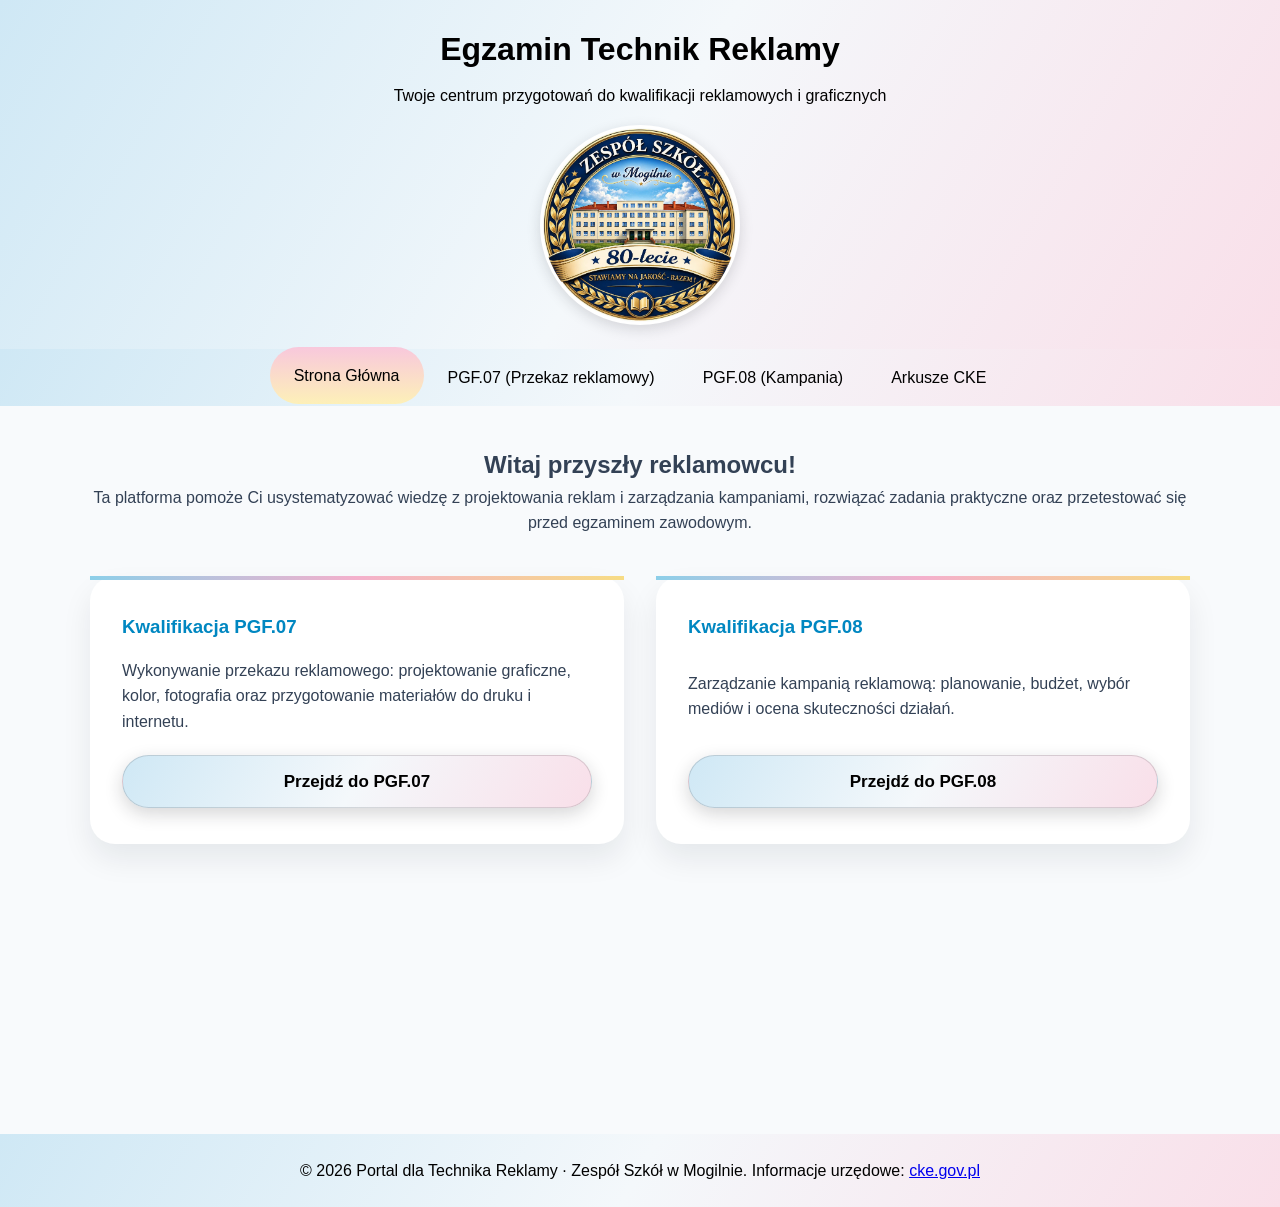
<file: index.html>
<!DOCTYPE html>
<html lang="pl">

<head>
    <meta charset="UTF-8">
    <meta name="viewport" content="width=device-width, initial-scale=1.0">
    <title>Główna – Technik Reklamy | ZS Mogilno</title>
    <link rel="stylesheet" href="css/style.css">
</head>

<body>
    <header>
        <div class="container">
            <h1>Egzamin Technik Reklamy</h1>
            <p>Twoje centrum przygotowań do kwalifikacji reklamowych i graficznych</p>
            <div class="logo" role="img" aria-label="Logo ZS Mogilno">ZS<img src="img/logo.png" alt=""
                    onerror="this.remove()"></div>
        </div>
    </header>
    <nav>
        <ul>
            <li><a href="index.html" class="active">Strona Główna</a></li>
            <li><a href="pgf07.html">PGF.07 (Przekaz reklamowy)</a></li>
            <li><a href="pgf08.html">PGF.08 (Kampania)</a></li>
            <li><a href="arkusze.html">Arkusze CKE</a></li>
        </ul>
    </nav>
    <main class="container">
        <section class="hero">
            <h2>Witaj przyszły reklamowcu!</h2>
            <p>Ta platforma pomoże Ci usystematyzować wiedzę z projektowania reklam i zarządzania kampaniami, rozwiązać
                zadania praktyczne oraz przetestować się przed egzaminem zawodowym.</p>
        </section>
        <section class="cards">
            <div class="card">
                <h3>Kwalifikacja PGF.07</h3>
                <p>Wykonywanie przekazu reklamowego: projektowanie graficzne, kolor, fotografia oraz przygotowanie
                    materiałów do druku i internetu.</p><a href="pgf07.html" class="btn">Przejdź do PGF.07</a>
            </div>
            <div class="card">
                <h3>Kwalifikacja PGF.08</h3>
                <p>Zarządzanie kampanią reklamową: planowanie, budżet, wybór mediów i ocena skuteczności działań.</p><a
                    href="pgf08.html" class="btn">Przejdź do PGF.08</a>
            </div>
        </section>
    </main>
    <footer>
        <p>&copy; 2026 Portal dla Technika Reklamy · Zespół Szkół w Mogilnie. Informacje urzędowe: <a
                href="https://cke.gov.pl" rel="noopener">cke.gov.pl</a></p>
    </footer>
    <script src="js/main.js"></script>
</body>

</html>
</file>
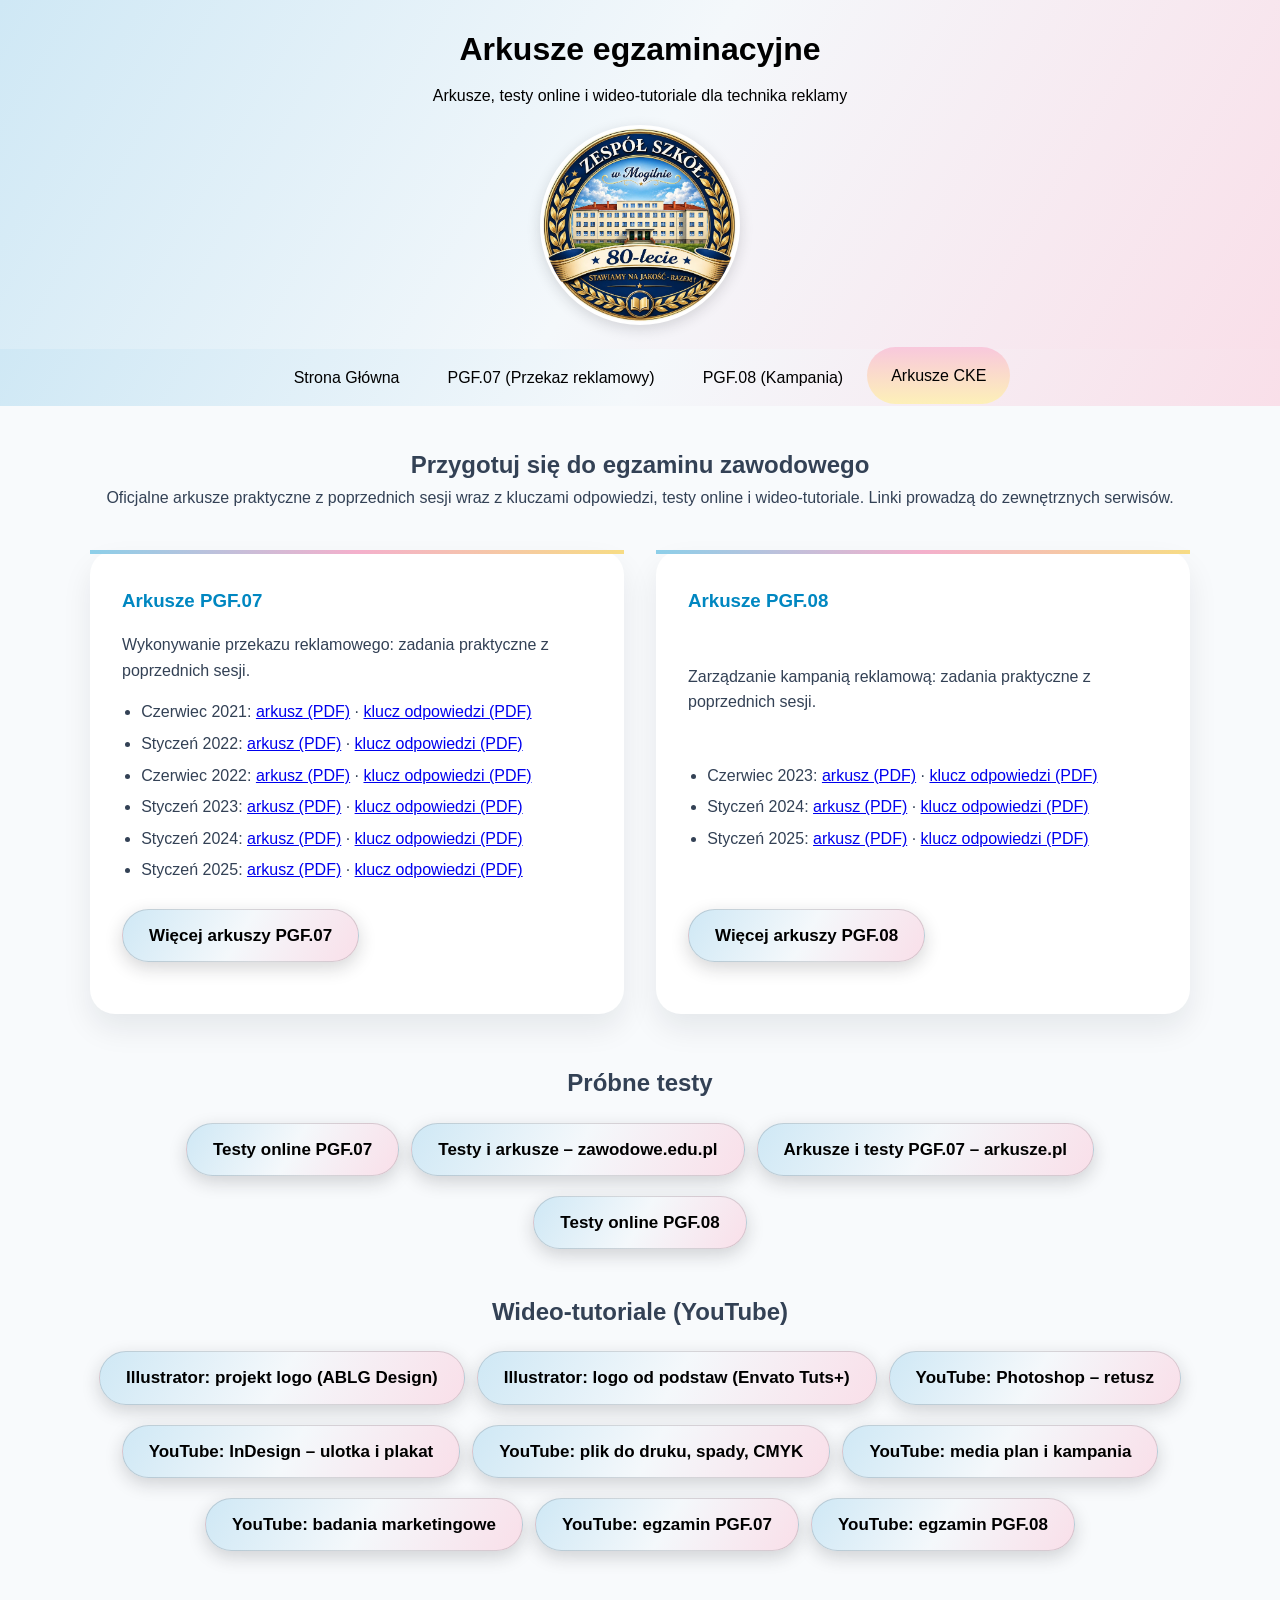
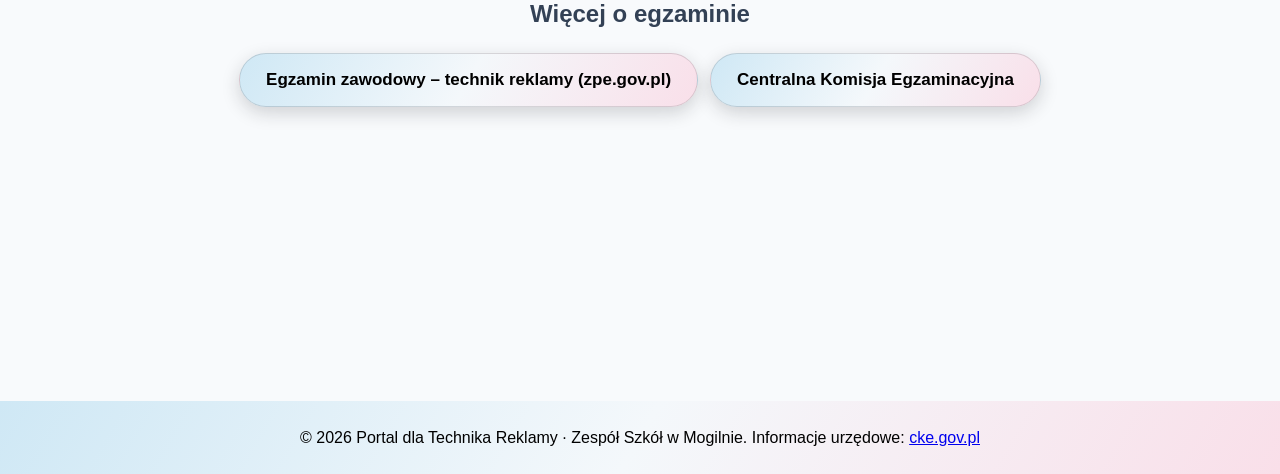
<file: arkusze.html>
<!DOCTYPE html>
<html lang="pl">

<head>
    <meta charset="UTF-8">
    <meta name="viewport" content="width=device-width, initial-scale=1.0">
    <title>Arkusze – Technik Reklamy | ZS Mogilno</title>
    <link rel="stylesheet" href="css/style.css">
</head>

<body>
    <header>
        <div class="container">
            <h1>Arkusze egzaminacyjne</h1>
            <p>Arkusze, testy online i wideo-tutoriale dla technika reklamy</p>
            <div class="logo" role="img" aria-label="Logo ZS Mogilno">ZS<img src="img/logo.png" alt=""
                    onerror="this.remove()"></div>
        </div>
    </header>
    <nav>
        <ul>
            <li><a href="index.html">Strona Główna</a></li>
            <li><a href="pgf07.html">PGF.07 (Przekaz reklamowy)</a></li>
            <li><a href="pgf08.html">PGF.08 (Kampania)</a></li>
            <li><a href="arkusze.html" class="active">Arkusze CKE</a></li>
        </ul>
    </nav>
    <main class="container">
<section class="hero"><h2>Przygotuj się do egzaminu zawodowego</h2><p>Oficjalne arkusze praktyczne z poprzednich sesji wraz z kluczami odpowiedzi, testy online i wideo-tutoriale. Linki prowadzą do zewnętrznych serwisów.</p></section>
<section class="cards">
<div class="card"><h3>Arkusze PGF.07</h3><p>Wykonywanie przekazu reklamowego: zadania praktyczne z poprzednich sesji.</p><ul><li>Czerwiec 2021: <a href="https://zawodowe.edu.pl/arkusz-praktyczny/pgf07-2021-czerwiec-01/arkusz.pdf" class="lnk" target="_blank" rel="noopener">arkusz (PDF)</a> · <a href="https://zawodowe.edu.pl/arkusz-praktyczny/pgf07-2021-czerwiec-01/klucz-odpowiedzi.pdf" class="lnk" target="_blank" rel="noopener">klucz odpowiedzi (PDF)</a></li><li>Styczeń 2022: <a href="https://zawodowe.edu.pl/arkusz-praktyczny/pgf07-2022-styczen-01/arkusz.pdf" class="lnk" target="_blank" rel="noopener">arkusz (PDF)</a> · <a href="https://zawodowe.edu.pl/arkusz-praktyczny/pgf07-2022-styczen-01/klucz-odpowiedzi.pdf" class="lnk" target="_blank" rel="noopener">klucz odpowiedzi (PDF)</a></li><li>Czerwiec 2022: <a href="https://zawodowe.edu.pl/arkusz-praktyczny/pgf07-2022-czerwiec-01/arkusz.pdf" class="lnk" target="_blank" rel="noopener">arkusz (PDF)</a> · <a href="https://zawodowe.edu.pl/arkusz-praktyczny/pgf07-2022-czerwiec-01/klucz-odpowiedzi.pdf" class="lnk" target="_blank" rel="noopener">klucz odpowiedzi (PDF)</a></li><li>Styczeń 2023: <a href="https://zawodowe.edu.pl/arkusz-praktyczny/pgf07-2023-styczen-01/arkusz.pdf" class="lnk" target="_blank" rel="noopener">arkusz (PDF)</a> · <a href="https://zawodowe.edu.pl/arkusz-praktyczny/pgf07-2023-styczen-01/klucz-odpowiedzi.pdf" class="lnk" target="_blank" rel="noopener">klucz odpowiedzi (PDF)</a></li><li>Styczeń 2024: <a href="https://zawodowe.edu.pl/arkusz-praktyczny/pgf07-2024-styczen-01/arkusz.pdf" class="lnk" target="_blank" rel="noopener">arkusz (PDF)</a> · <a href="https://zawodowe.edu.pl/arkusz-praktyczny/pgf07-2024-styczen-01/klucz-odpowiedzi.pdf" class="lnk" target="_blank" rel="noopener">klucz odpowiedzi (PDF)</a></li><li>Styczeń 2025: <a href="https://zawodowe.edu.pl/arkusz-praktyczny/pgf07-2025-styczen-01/arkusz.pdf" class="lnk" target="_blank" rel="noopener">arkusz (PDF)</a> · <a href="https://zawodowe.edu.pl/arkusz-praktyczny/pgf07-2025-styczen-01/klucz-odpowiedzi.pdf" class="lnk" target="_blank" rel="noopener">klucz odpowiedzi (PDF)</a></li></ul><p><a href="https://arkusze.pl/egzamin-zawodowy-kwalifikacja-pgf-07/" class="btn" target="_blank" rel="noopener">Więcej arkuszy PGF.07</a></p></div>
<div class="card"><h3>Arkusze PGF.08</h3><p>Zarządzanie kampanią reklamową: zadania praktyczne z poprzednich sesji.</p><ul><li>Czerwiec 2023: <a href="https://zawodowe.edu.pl/arkusz-praktyczny/pgf08-2023-czerwiec-01/arkusz.pdf" class="lnk" target="_blank" rel="noopener">arkusz (PDF)</a> · <a href="https://zawodowe.edu.pl/arkusz-praktyczny/pgf08-2023-czerwiec-01/klucz-odpowiedzi.pdf" class="lnk" target="_blank" rel="noopener">klucz odpowiedzi (PDF)</a></li><li>Styczeń 2024: <a href="https://zawodowe.edu.pl/arkusz-praktyczny/pgf08-2024-styczen-01/arkusz.pdf" class="lnk" target="_blank" rel="noopener">arkusz (PDF)</a> · <a href="https://zawodowe.edu.pl/arkusz-praktyczny/pgf08-2024-styczen-01/klucz-odpowiedzi.pdf" class="lnk" target="_blank" rel="noopener">klucz odpowiedzi (PDF)</a></li><li>Styczeń 2025: <a href="https://zawodowe.edu.pl/arkusz-praktyczny/pgf08-2025-styczen-01/arkusz.pdf" class="lnk" target="_blank" rel="noopener">arkusz (PDF)</a> · <a href="https://zawodowe.edu.pl/arkusz-praktyczny/pgf08-2025-styczen-01/klucz-odpowiedzi.pdf" class="lnk" target="_blank" rel="noopener">klucz odpowiedzi (PDF)</a></li></ul><p><a href="https://arkusze.pl/egzamin-zawodowy-kwalifikacja-pgf-08/" class="btn" target="_blank" rel="noopener">Więcej arkuszy PGF.08</a></p></div>
</section>
<section class="extras">
<h2>Próbne testy</h2>
<div class="links"><a href="https://www.testy.egzaminzawodowy.info/kwalifikacja-pgf7" class="btn" target="_blank" rel="noopener">Testy online PGF.07</a><a href="https://zawodowe.edu.pl" class="btn" target="_blank" rel="noopener">Testy i arkusze – zawodowe.edu.pl</a><a href="https://arkusze.pl/egzamin-zawodowy-kwalifikacja-pgf-07/" class="btn" target="_blank" rel="noopener">Arkusze i testy PGF.07 – arkusze.pl</a><a href="https://www.testy.egzaminzawodowy.info/kwalifikacja-pgf8" class="btn" target="_blank" rel="noopener">Testy online PGF.08</a></div>
<h2>Wideo-tutoriale (YouTube)</h2>
<div class="links"><a href="https://youtu.be/iNaFWoWM54s" class="btn" target="_blank" rel="noopener">Illustrator: projekt logo (ABLG Design)</a><a href="https://www.youtube.com/watch?v=YycxaAK2MZ4" class="btn" target="_blank" rel="noopener">Illustrator: logo od podstaw (Envato Tuts+)</a><a href="https://www.youtube.com/results?search_query=Photoshop+retusz+zdj%C4%99%C4%87+poradnik+po+polsku" class="btn" target="_blank" rel="noopener">YouTube: Photoshop – retusz</a><a href="https://www.youtube.com/results?search_query=InDesign+ulotka+plakat+poradnik+po+polsku" class="btn" target="_blank" rel="noopener">YouTube: InDesign – ulotka i plakat</a><a href="https://www.youtube.com/results?search_query=przygotowanie+pliku+do+druku+spady+CMYK+PDF+poradnik" class="btn" target="_blank" rel="noopener">YouTube: plik do druku, spady, CMYK</a><a href="https://www.youtube.com/results?search_query=media+plan+kampania+reklamowa+poradnik" class="btn" target="_blank" rel="noopener">YouTube: media plan i kampania</a><a href="https://www.youtube.com/results?search_query=badania+marketingowe+ankieta+poradnik" class="btn" target="_blank" rel="noopener">YouTube: badania marketingowe</a><a href="https://www.youtube.com/results?search_query=technik+reklamy+egzamin+praktyczny+PGF.07" class="btn" target="_blank" rel="noopener">YouTube: egzamin PGF.07</a><a href="https://www.youtube.com/results?search_query=technik+reklamy+egzamin+praktyczny+PGF.08" class="btn" target="_blank" rel="noopener">YouTube: egzamin PGF.08</a></div>
<h2>Więcej o egzaminie</h2>
<div class="links"><a href="https://zpe.gov.pl/a/egzamin-zawodowy/DkArsNLsd" class="btn" target="_blank" rel="noopener">Egzamin zawodowy – technik reklamy (zpe.gov.pl)</a><a href="https://cke.gov.pl" class="btn" target="_blank" rel="noopener">Centralna Komisja Egzaminacyjna</a></div>
</section>
</main>
    <footer>
        <p>&copy; 2026 Portal dla Technika Reklamy · Zespół Szkół w Mogilnie. Informacje urzędowe: <a
                href="https://cke.gov.pl" rel="noopener">cke.gov.pl</a></p>
    </footer>
    <script src="js/main.js"></script>
</body>

</html>
</file>
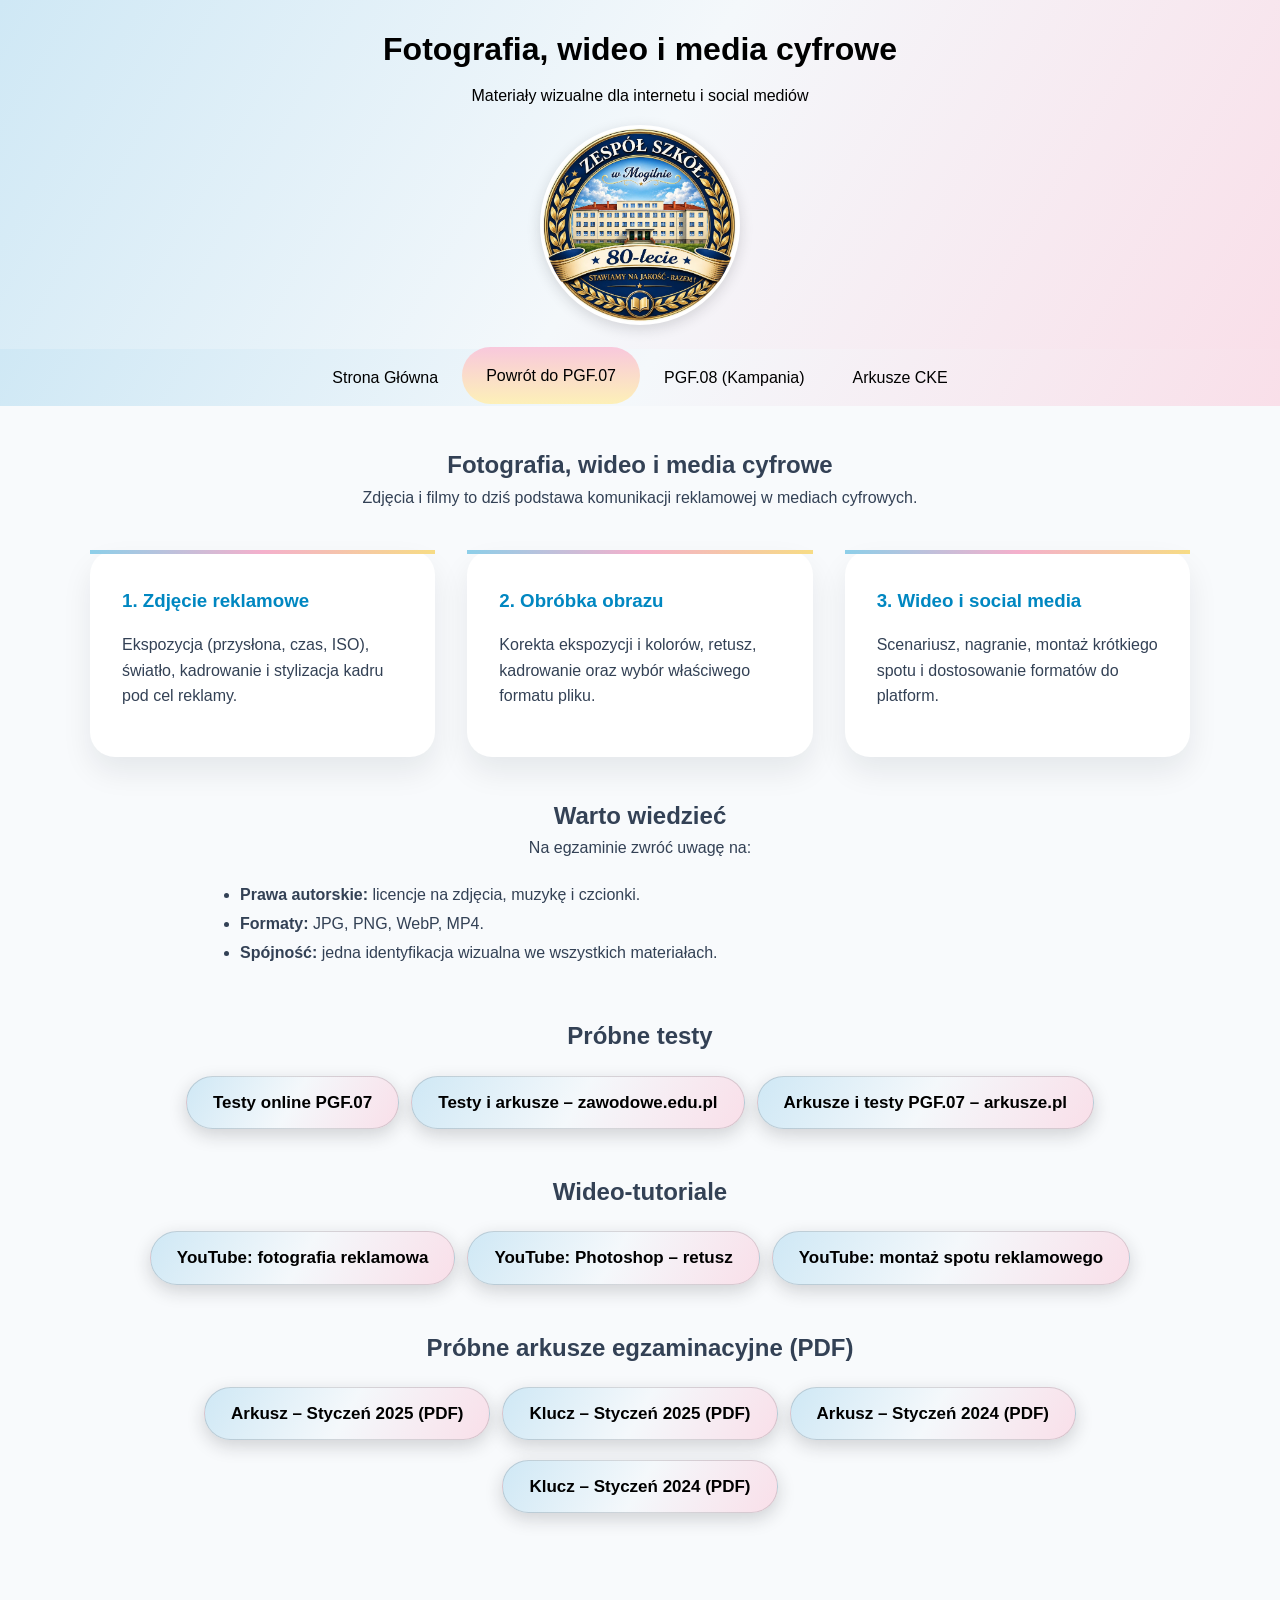
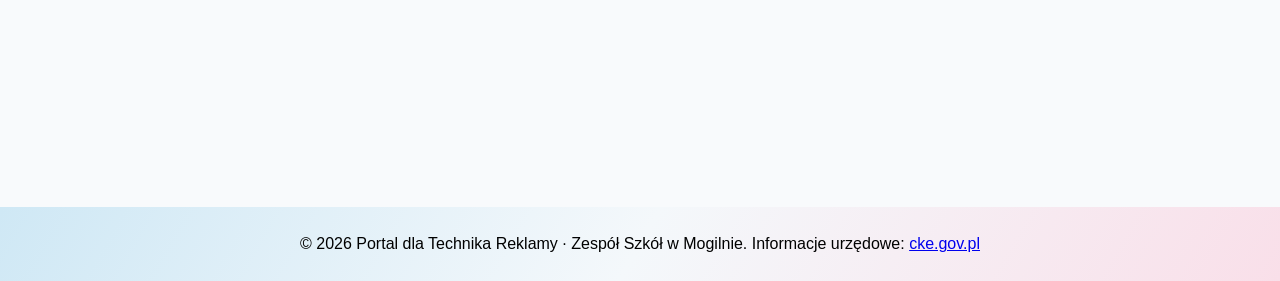
<file: pgf07-foto.html>
<!DOCTYPE html>
<html lang="pl"><head><meta charset="UTF-8"><meta name="viewport" content="width=device-width, initial-scale=1.0"><title>Fotografia, wideo i media cyfrowe – Technik Reklamy | ZS Mogilno</title><link rel="stylesheet" href="css/style.css"></head>
<body><header><div class="container"><h1>Fotografia, wideo i media cyfrowe</h1><p>Materiały wizualne dla internetu i social mediów</p><div class="logo" role="img" aria-label="Logo ZS Mogilno">ZS<img src="img/logo.png" alt="" onerror="this.remove()"></div></div></header>
<nav><ul><li><a href="index.html">Strona Główna</a></li><li><a href="pgf07.html" class="active">Powrót do PGF.07</a></li><li><a href="pgf08.html">PGF.08 (Kampania)</a></li><li><a href="arkusze.html">Arkusze CKE</a></li></ul></nav>
<main class="container"><section class="hero"><h2>Fotografia, wideo i media cyfrowe</h2><p>Zdjęcia i filmy to dziś podstawa komunikacji reklamowej w mediach cyfrowych.</p></section><section class="cards"><div class="card"><h3>1. Zdjęcie reklamowe</h3><p>Ekspozycja (przysłona, czas, ISO), światło, kadrowanie i stylizacja kadru pod cel reklamy.</p></div><div class="card"><h3>2. Obróbka obrazu</h3><p>Korekta ekspozycji i kolorów, retusz, kadrowanie oraz wybór właściwego formatu pliku.</p></div><div class="card"><h3>3. Wideo i social media</h3><p>Scenariusz, nagranie, montaż krótkiego spotu i dostosowanie formatów do platform.</p></div></section><section class="hero alt"><h2>Warto wiedzieć</h2><p>Na egzaminie zwróć uwagę na:</p><ul><li><strong>Prawa autorskie:</strong> licencje na zdjęcia, muzykę i czcionki.</li><li><strong>Formaty:</strong> JPG, PNG, WebP, MP4.</li><li><strong>Spójność:</strong> jedna identyfikacja wizualna we wszystkich materiałach.</li></ul></section><section class="extras">
<h2>Próbne testy</h2>
<div class="links"><a href="https://www.testy.egzaminzawodowy.info/kwalifikacja-pgf7" class="btn" target="_blank" rel="noopener">Testy online PGF.07</a><a href="https://zawodowe.edu.pl" class="btn" target="_blank" rel="noopener">Testy i arkusze – zawodowe.edu.pl</a><a href="https://arkusze.pl/egzamin-zawodowy-kwalifikacja-pgf-07/" class="btn" target="_blank" rel="noopener">Arkusze i testy PGF.07 – arkusze.pl</a></div>
<h2>Wideo-tutoriale</h2>
<div class="links"><a href="https://www.youtube.com/results?search_query=fotografia+reklamowa+poradnik+po+polsku" class="btn" target="_blank" rel="noopener">YouTube: fotografia reklamowa</a><a href="https://www.youtube.com/results?search_query=Photoshop+retusz+zdj%C4%99%C4%87+poradnik+po+polsku" class="btn" target="_blank" rel="noopener">YouTube: Photoshop – retusz</a><a href="https://www.youtube.com/results?search_query=monta%C5%BC+wideo+reklama+poradnik+po+polsku" class="btn" target="_blank" rel="noopener">YouTube: montaż spotu reklamowego</a></div>
<h2>Próbne arkusze egzaminacyjne (PDF)</h2>
<div class="links"><a href="https://zawodowe.edu.pl/arkusz-praktyczny/pgf07-2025-styczen-01/arkusz.pdf" class="btn" target="_blank" rel="noopener">Arkusz – Styczeń 2025 (PDF)</a><a href="https://zawodowe.edu.pl/arkusz-praktyczny/pgf07-2025-styczen-01/klucz-odpowiedzi.pdf" class="btn" target="_blank" rel="noopener">Klucz – Styczeń 2025 (PDF)</a><a href="https://zawodowe.edu.pl/arkusz-praktyczny/pgf07-2024-styczen-01/arkusz.pdf" class="btn" target="_blank" rel="noopener">Arkusz – Styczeń 2024 (PDF)</a><a href="https://zawodowe.edu.pl/arkusz-praktyczny/pgf07-2024-styczen-01/klucz-odpowiedzi.pdf" class="btn" target="_blank" rel="noopener">Klucz – Styczeń 2024 (PDF)</a></div>
</section></main>
<footer><p>&copy; 2026 Portal dla Technika Reklamy · Zespół Szkół w Mogilnie. Informacje urzędowe: <a href="https://cke.gov.pl" rel="noopener">cke.gov.pl</a></p></footer>
<script src="js/main.js"></script></body></html>
</file>
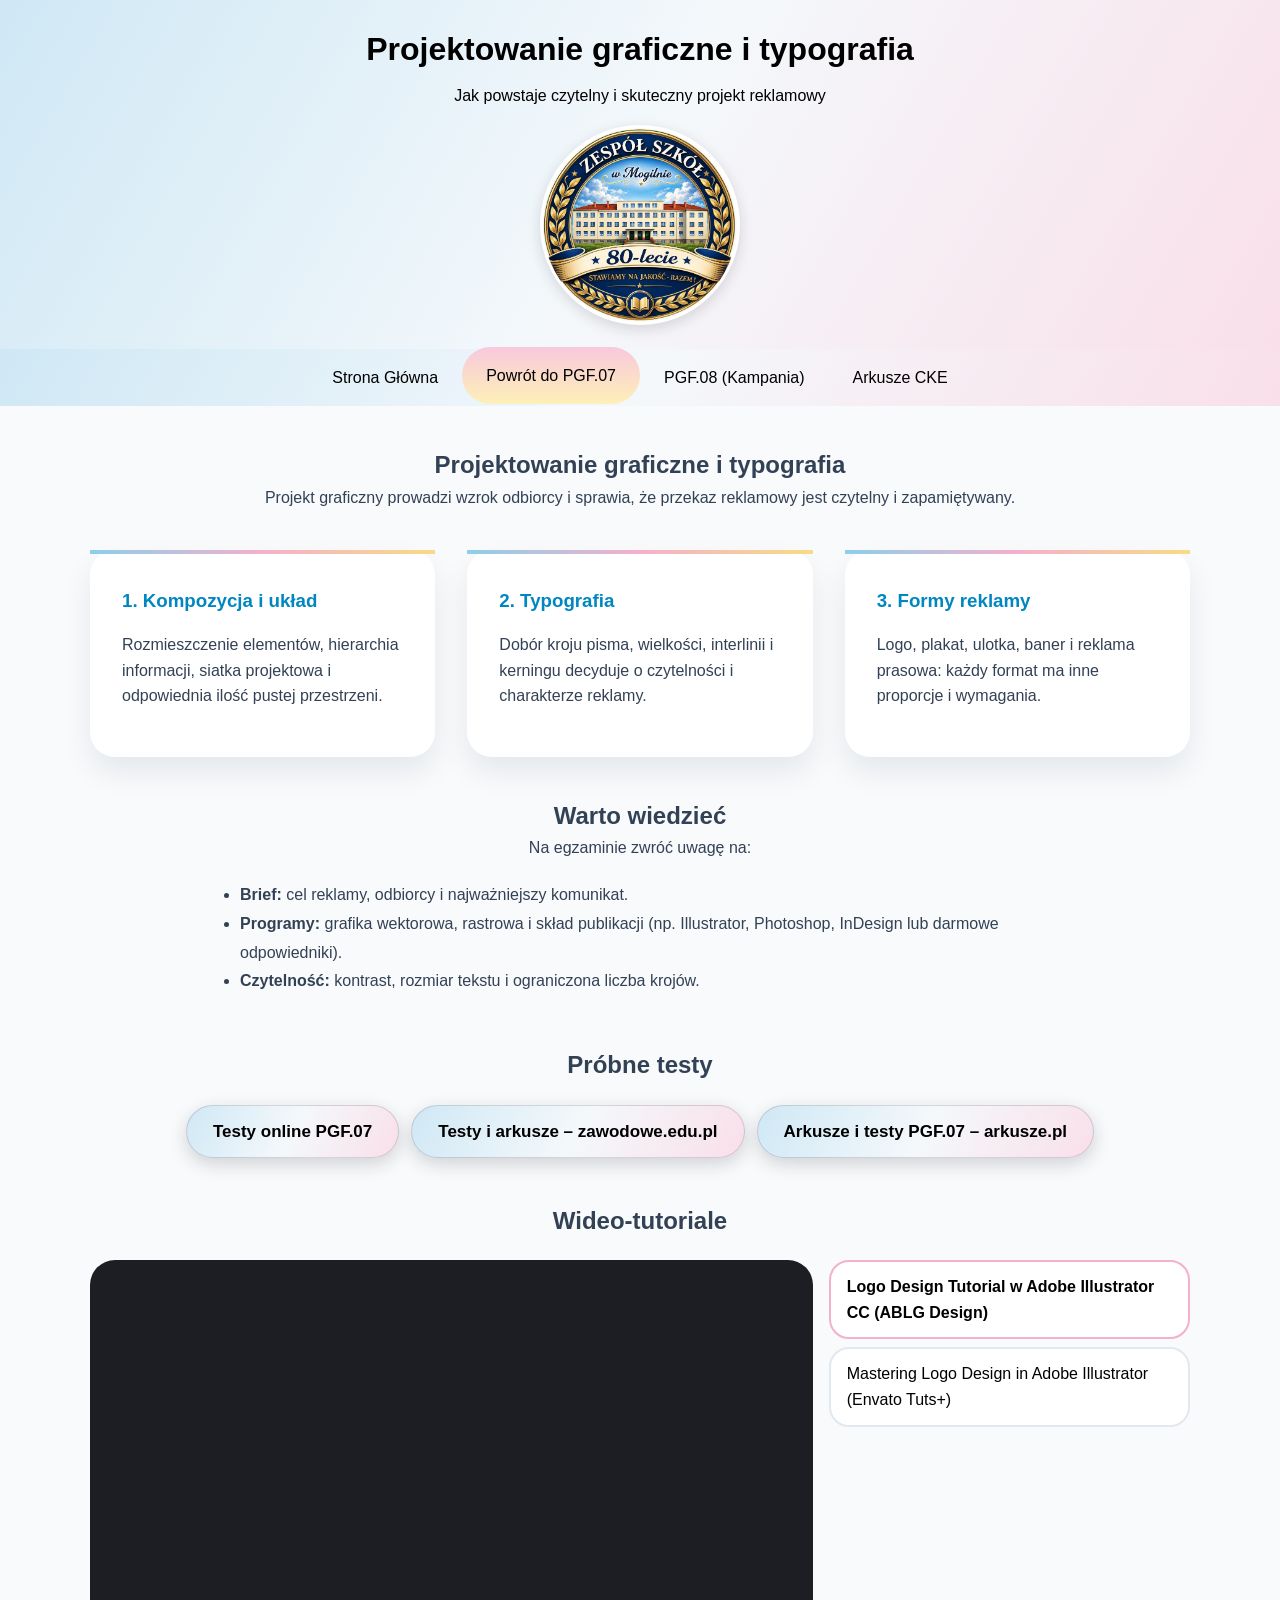
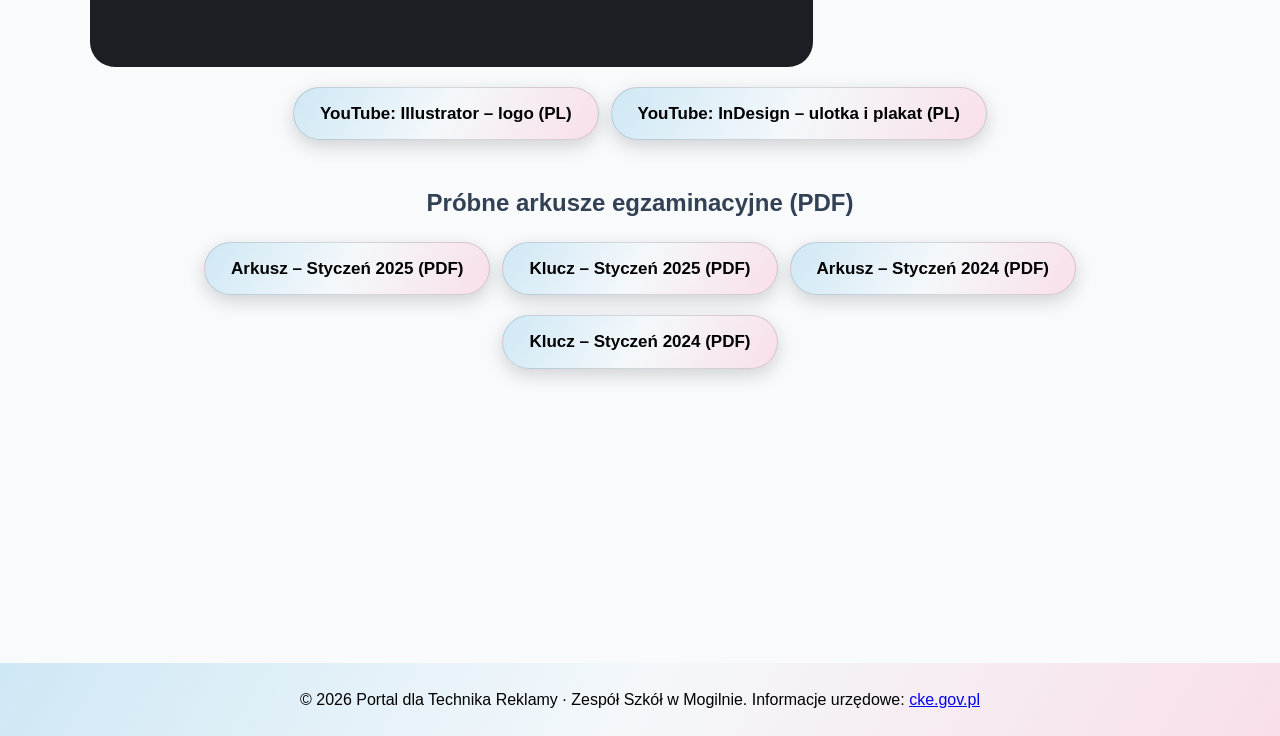
<file: pgf07-grafika.html>
<!DOCTYPE html>
<html lang="pl"><head><meta charset="UTF-8"><meta name="viewport" content="width=device-width, initial-scale=1.0"><title>Projektowanie graficzne i typografia – Technik Reklamy | ZS Mogilno</title><link rel="stylesheet" href="css/style.css"></head>
<body><header><div class="container"><h1>Projektowanie graficzne i typografia</h1><p>Jak powstaje czytelny i skuteczny projekt reklamowy</p><div class="logo" role="img" aria-label="Logo ZS Mogilno">ZS<img src="img/logo.png" alt="" onerror="this.remove()"></div></div></header>
<nav><ul><li><a href="index.html">Strona Główna</a></li><li><a href="pgf07.html" class="active">Powrót do PGF.07</a></li><li><a href="pgf08.html">PGF.08 (Kampania)</a></li><li><a href="arkusze.html">Arkusze CKE</a></li></ul></nav>
<main class="container"><section class="hero"><h2>Projektowanie graficzne i typografia</h2><p>Projekt graficzny prowadzi wzrok odbiorcy i sprawia, że przekaz reklamowy jest czytelny i zapamiętywany.</p></section><section class="cards"><div class="card"><h3>1. Kompozycja i układ</h3><p>Rozmieszczenie elementów, hierarchia informacji, siatka projektowa i odpowiednia ilość pustej przestrzeni.</p></div><div class="card"><h3>2. Typografia</h3><p>Dobór kroju pisma, wielkości, interlinii i kerningu decyduje o czytelności i charakterze reklamy.</p></div><div class="card"><h3>3. Formy reklamy</h3><p>Logo, plakat, ulotka, baner i reklama prasowa: każdy format ma inne proporcje i wymagania.</p></div></section><section class="hero alt"><h2>Warto wiedzieć</h2><p>Na egzaminie zwróć uwagę na:</p><ul><li><strong>Brief:</strong> cel reklamy, odbiorcy i najważniejszy komunikat.</li><li><strong>Programy:</strong> grafika wektorowa, rastrowa i skład publikacji (np. Illustrator, Photoshop, InDesign lub darmowe odpowiedniki).</li><li><strong>Czytelność:</strong> kontrast, rozmiar tekstu i ograniczona liczba krojów.</li></ul></section><section class="extras">
<h2>Próbne testy</h2>
<div class="links"><a href="https://www.testy.egzaminzawodowy.info/kwalifikacja-pgf7" class="btn" target="_blank" rel="noopener">Testy online PGF.07</a><a href="https://zawodowe.edu.pl" class="btn" target="_blank" rel="noopener">Testy i arkusze – zawodowe.edu.pl</a><a href="https://arkusze.pl/egzamin-zawodowy-kwalifikacja-pgf-07/" class="btn" target="_blank" rel="noopener">Arkusze i testy PGF.07 – arkusze.pl</a></div>
<h2>Wideo-tutoriale</h2>
<div class="player"><div class="frame"><iframe allowfullscreen loading="lazy"></iframe></div><div class="pl"><button type="button" aria-pressed="false" data-id="iNaFWoWM54s">Logo Design Tutorial w Adobe Illustrator CC (ABLG Design)</button><button type="button" aria-pressed="false" data-id="YycxaAK2MZ4">Mastering Logo Design in Adobe Illustrator (Envato Tuts+)</button></div></div><div class="links"><a href="https://www.youtube.com/results?search_query=Illustrator+logo+poradnik+po+polsku" class="btn" target="_blank" rel="noopener">YouTube: Illustrator – logo (PL)</a><a href="https://www.youtube.com/results?search_query=InDesign+ulotka+plakat+poradnik+po+polsku" class="btn" target="_blank" rel="noopener">YouTube: InDesign – ulotka i plakat (PL)</a></div>
<h2>Próbne arkusze egzaminacyjne (PDF)</h2>
<div class="links"><a href="https://zawodowe.edu.pl/arkusz-praktyczny/pgf07-2025-styczen-01/arkusz.pdf" class="btn" target="_blank" rel="noopener">Arkusz – Styczeń 2025 (PDF)</a><a href="https://zawodowe.edu.pl/arkusz-praktyczny/pgf07-2025-styczen-01/klucz-odpowiedzi.pdf" class="btn" target="_blank" rel="noopener">Klucz – Styczeń 2025 (PDF)</a><a href="https://zawodowe.edu.pl/arkusz-praktyczny/pgf07-2024-styczen-01/arkusz.pdf" class="btn" target="_blank" rel="noopener">Arkusz – Styczeń 2024 (PDF)</a><a href="https://zawodowe.edu.pl/arkusz-praktyczny/pgf07-2024-styczen-01/klucz-odpowiedzi.pdf" class="btn" target="_blank" rel="noopener">Klucz – Styczeń 2024 (PDF)</a></div>
</section></main>
<footer><p>&copy; 2026 Portal dla Technika Reklamy · Zespół Szkół w Mogilnie. Informacje urzędowe: <a href="https://cke.gov.pl" rel="noopener">cke.gov.pl</a></p></footer>
<script src="js/main.js"></script></body></html>
</file>
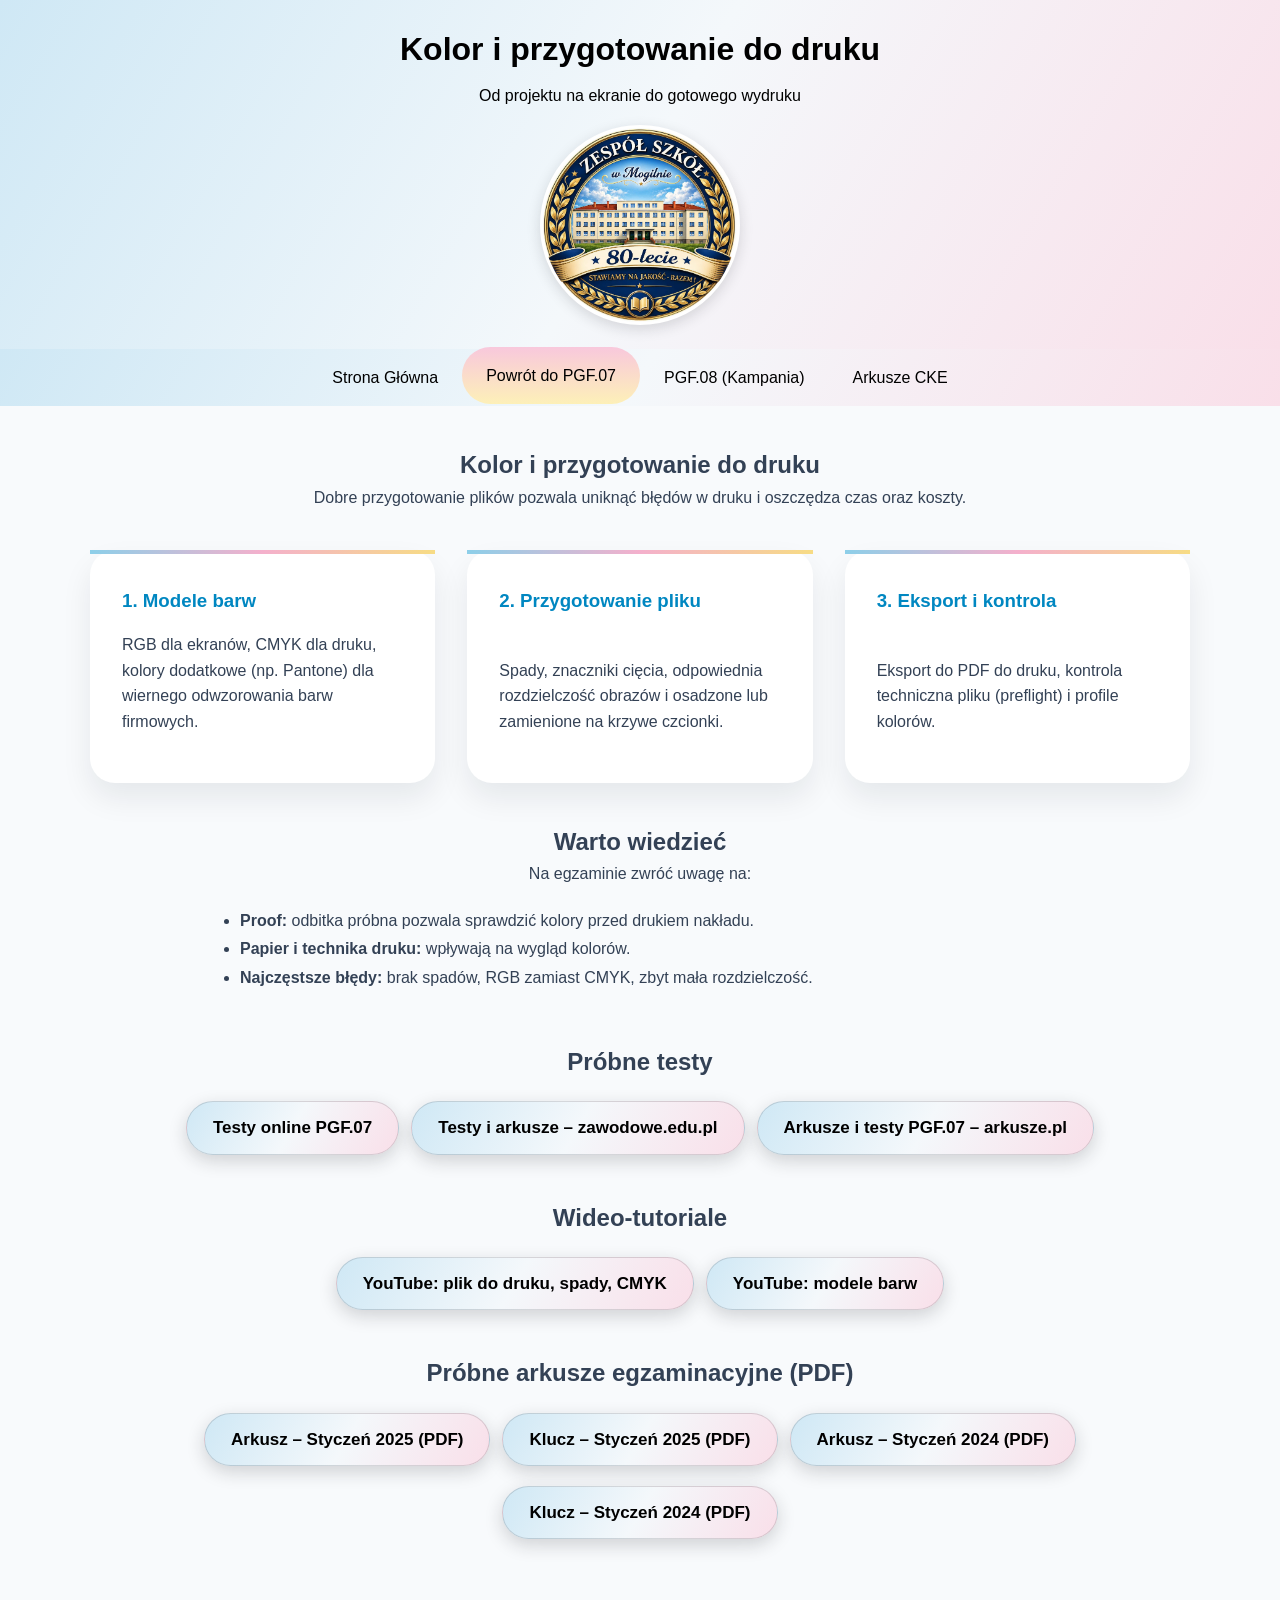
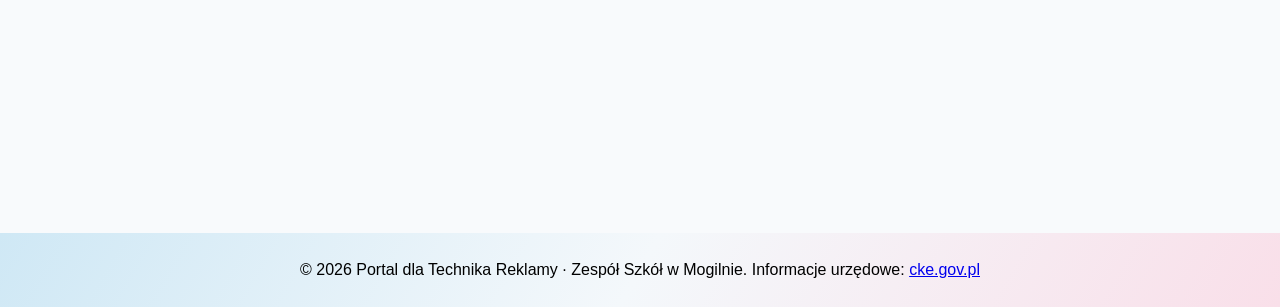
<file: pgf07-kolor.html>
<!DOCTYPE html>
<html lang="pl"><head><meta charset="UTF-8"><meta name="viewport" content="width=device-width, initial-scale=1.0"><title>Kolor i przygotowanie do druku – Technik Reklamy | ZS Mogilno</title><link rel="stylesheet" href="css/style.css"></head>
<body><header><div class="container"><h1>Kolor i przygotowanie do druku</h1><p>Od projektu na ekranie do gotowego wydruku</p><div class="logo" role="img" aria-label="Logo ZS Mogilno">ZS<img src="img/logo.png" alt="" onerror="this.remove()"></div></div></header>
<nav><ul><li><a href="index.html">Strona Główna</a></li><li><a href="pgf07.html" class="active">Powrót do PGF.07</a></li><li><a href="pgf08.html">PGF.08 (Kampania)</a></li><li><a href="arkusze.html">Arkusze CKE</a></li></ul></nav>
<main class="container"><section class="hero"><h2>Kolor i przygotowanie do druku</h2><p>Dobre przygotowanie plików pozwala uniknąć błędów w druku i oszczędza czas oraz koszty.</p></section><section class="cards"><div class="card"><h3>1. Modele barw</h3><p>RGB dla ekranów, CMYK dla druku, kolory dodatkowe (np. Pantone) dla wiernego odwzorowania barw firmowych.</p></div><div class="card"><h3>2. Przygotowanie pliku</h3><p>Spady, znaczniki cięcia, odpowiednia rozdzielczość obrazów i osadzone lub zamienione na krzywe czcionki.</p></div><div class="card"><h3>3. Eksport i kontrola</h3><p>Eksport do PDF do druku, kontrola techniczna pliku (preflight) i profile kolorów.</p></div></section><section class="hero alt"><h2>Warto wiedzieć</h2><p>Na egzaminie zwróć uwagę na:</p><ul><li><strong>Proof:</strong> odbitka próbna pozwala sprawdzić kolory przed drukiem nakładu.</li><li><strong>Papier i technika druku:</strong> wpływają na wygląd kolorów.</li><li><strong>Najczęstsze błędy:</strong> brak spadów, RGB zamiast CMYK, zbyt mała rozdzielczość.</li></ul></section><section class="extras">
<h2>Próbne testy</h2>
<div class="links"><a href="https://www.testy.egzaminzawodowy.info/kwalifikacja-pgf7" class="btn" target="_blank" rel="noopener">Testy online PGF.07</a><a href="https://zawodowe.edu.pl" class="btn" target="_blank" rel="noopener">Testy i arkusze – zawodowe.edu.pl</a><a href="https://arkusze.pl/egzamin-zawodowy-kwalifikacja-pgf-07/" class="btn" target="_blank" rel="noopener">Arkusze i testy PGF.07 – arkusze.pl</a></div>
<h2>Wideo-tutoriale</h2>
<div class="links"><a href="https://www.youtube.com/results?search_query=przygotowanie+pliku+do+druku+spady+CMYK+PDF+poradnik" class="btn" target="_blank" rel="noopener">YouTube: plik do druku, spady, CMYK</a><a href="https://www.youtube.com/results?search_query=Pantone+CMYK+RGB+r%C3%B3%C5%BCnice+poradnik+po+polsku" class="btn" target="_blank" rel="noopener">YouTube: modele barw</a></div>
<h2>Próbne arkusze egzaminacyjne (PDF)</h2>
<div class="links"><a href="https://zawodowe.edu.pl/arkusz-praktyczny/pgf07-2025-styczen-01/arkusz.pdf" class="btn" target="_blank" rel="noopener">Arkusz – Styczeń 2025 (PDF)</a><a href="https://zawodowe.edu.pl/arkusz-praktyczny/pgf07-2025-styczen-01/klucz-odpowiedzi.pdf" class="btn" target="_blank" rel="noopener">Klucz – Styczeń 2025 (PDF)</a><a href="https://zawodowe.edu.pl/arkusz-praktyczny/pgf07-2024-styczen-01/arkusz.pdf" class="btn" target="_blank" rel="noopener">Arkusz – Styczeń 2024 (PDF)</a><a href="https://zawodowe.edu.pl/arkusz-praktyczny/pgf07-2024-styczen-01/klucz-odpowiedzi.pdf" class="btn" target="_blank" rel="noopener">Klucz – Styczeń 2024 (PDF)</a></div>
</section></main>
<footer><p>&copy; 2026 Portal dla Technika Reklamy · Zespół Szkół w Mogilnie. Informacje urzędowe: <a href="https://cke.gov.pl" rel="noopener">cke.gov.pl</a></p></footer>
<script src="js/main.js"></script></body></html>
</file>
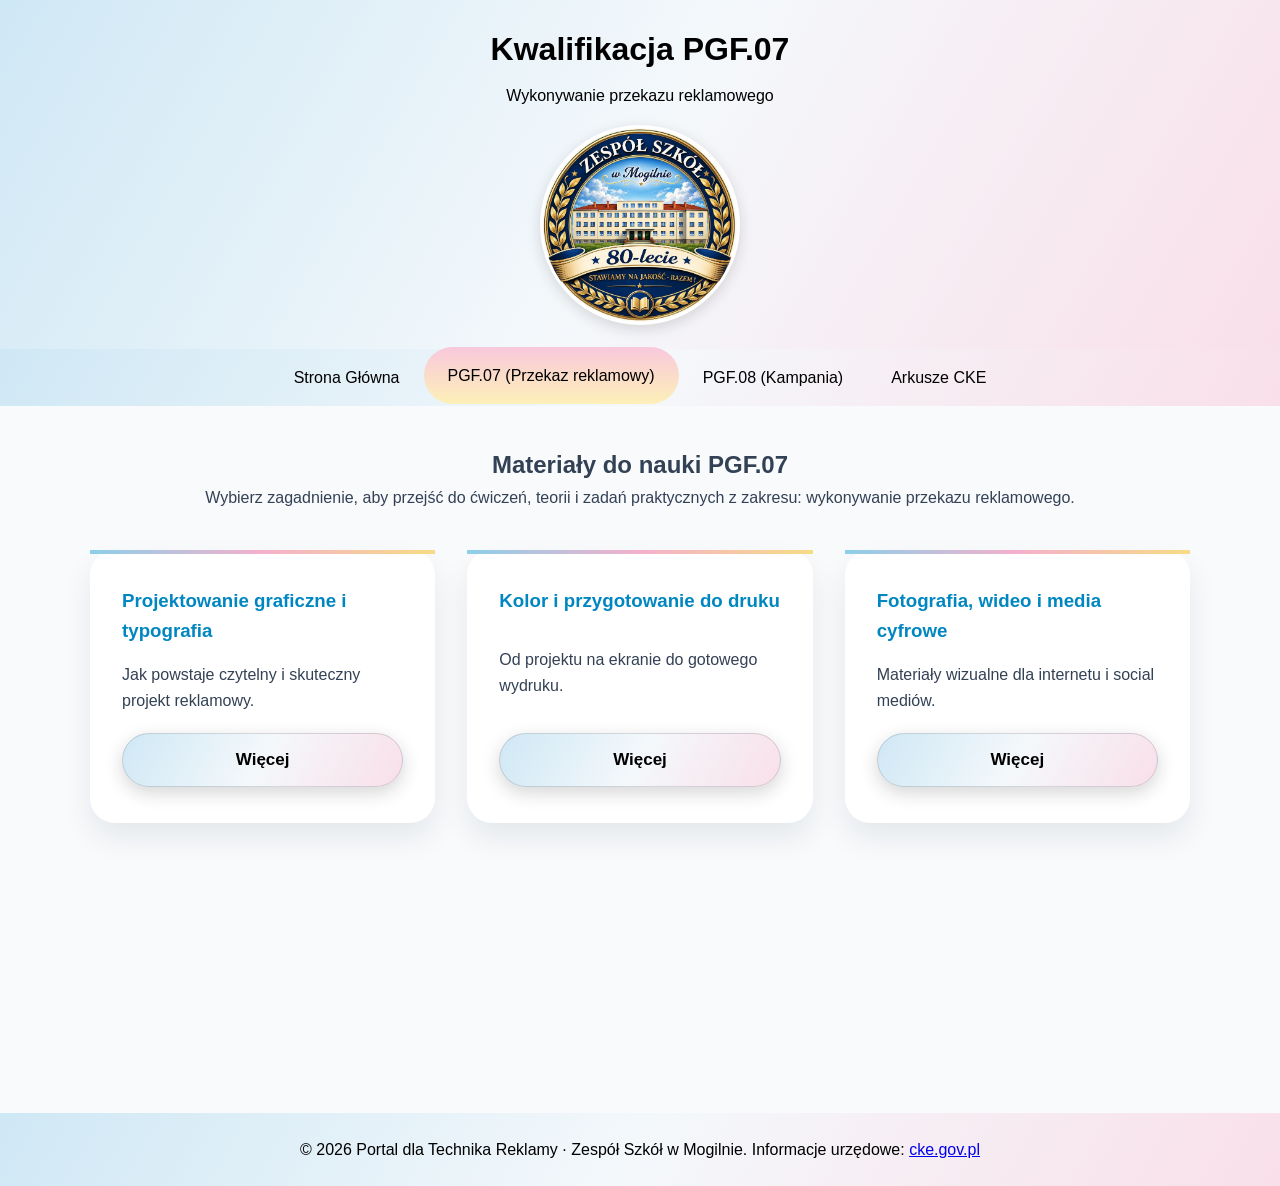
<file: pgf07.html>
<!DOCTYPE html>
<html lang="pl">

<head>
    <meta charset="UTF-8">
    <meta name="viewport" content="width=device-width, initial-scale=1.0">
    <title>PGF.07 – Technik Reklamy | ZS Mogilno</title>
    <link rel="stylesheet" href="css/style.css">
</head>

<body>
    <header>
        <div class="container">
            <h1>Kwalifikacja PGF.07</h1>
            <p>Wykonywanie przekazu reklamowego</p>
            <div class="logo" role="img" aria-label="Logo ZS Mogilno">ZS<img src="img/logo.png" alt=""
                    onerror="this.remove()"></div>
        </div>
    </header>
    <nav>
        <ul>
            <li><a href="index.html">Strona Główna</a></li>
            <li><a href="pgf07.html" class="active">PGF.07 (Przekaz reklamowy)</a></li>
            <li><a href="pgf08.html">PGF.08 (Kampania)</a></li>
            <li><a href="arkusze.html">Arkusze CKE</a></li>
        </ul>
    </nav>
    <main class="container">
        <section class="hero">
            <h2>Materiały do nauki PGF.07</h2>
            <p>Wybierz zagadnienie, aby przejść do ćwiczeń, teorii i zadań praktycznych z zakresu: wykonywanie przekazu
                reklamowego.</p>
        </section>
        <section class="cards">
            <div class="card">
                <h3>Projektowanie graficzne i typografia</h3>
                <p>Jak powstaje czytelny i skuteczny projekt reklamowy.</p><a href="pgf07-grafika.html"
                    class="btn">Więcej</a>
            </div>
            <div class="card">
                <h3>Kolor i przygotowanie do druku</h3>
                <p>Od projektu na ekranie do gotowego wydruku.</p><a href="pgf07-kolor.html" class="btn">Więcej</a>
            </div>
            <div class="card">
                <h3>Fotografia, wideo i media cyfrowe</h3>
                <p>Materiały wizualne dla internetu i social mediów.</p><a href="pgf07-foto.html" class="btn">Więcej</a>
            </div>
        </section>
    </main>
    <footer>
        <p>&copy; 2026 Portal dla Technika Reklamy · Zespół Szkół w Mogilnie. Informacje urzędowe: <a
                href="https://cke.gov.pl" rel="noopener">cke.gov.pl</a></p>
    </footer>
    <script src="js/main.js"></script>
</body>

</html>
</file>
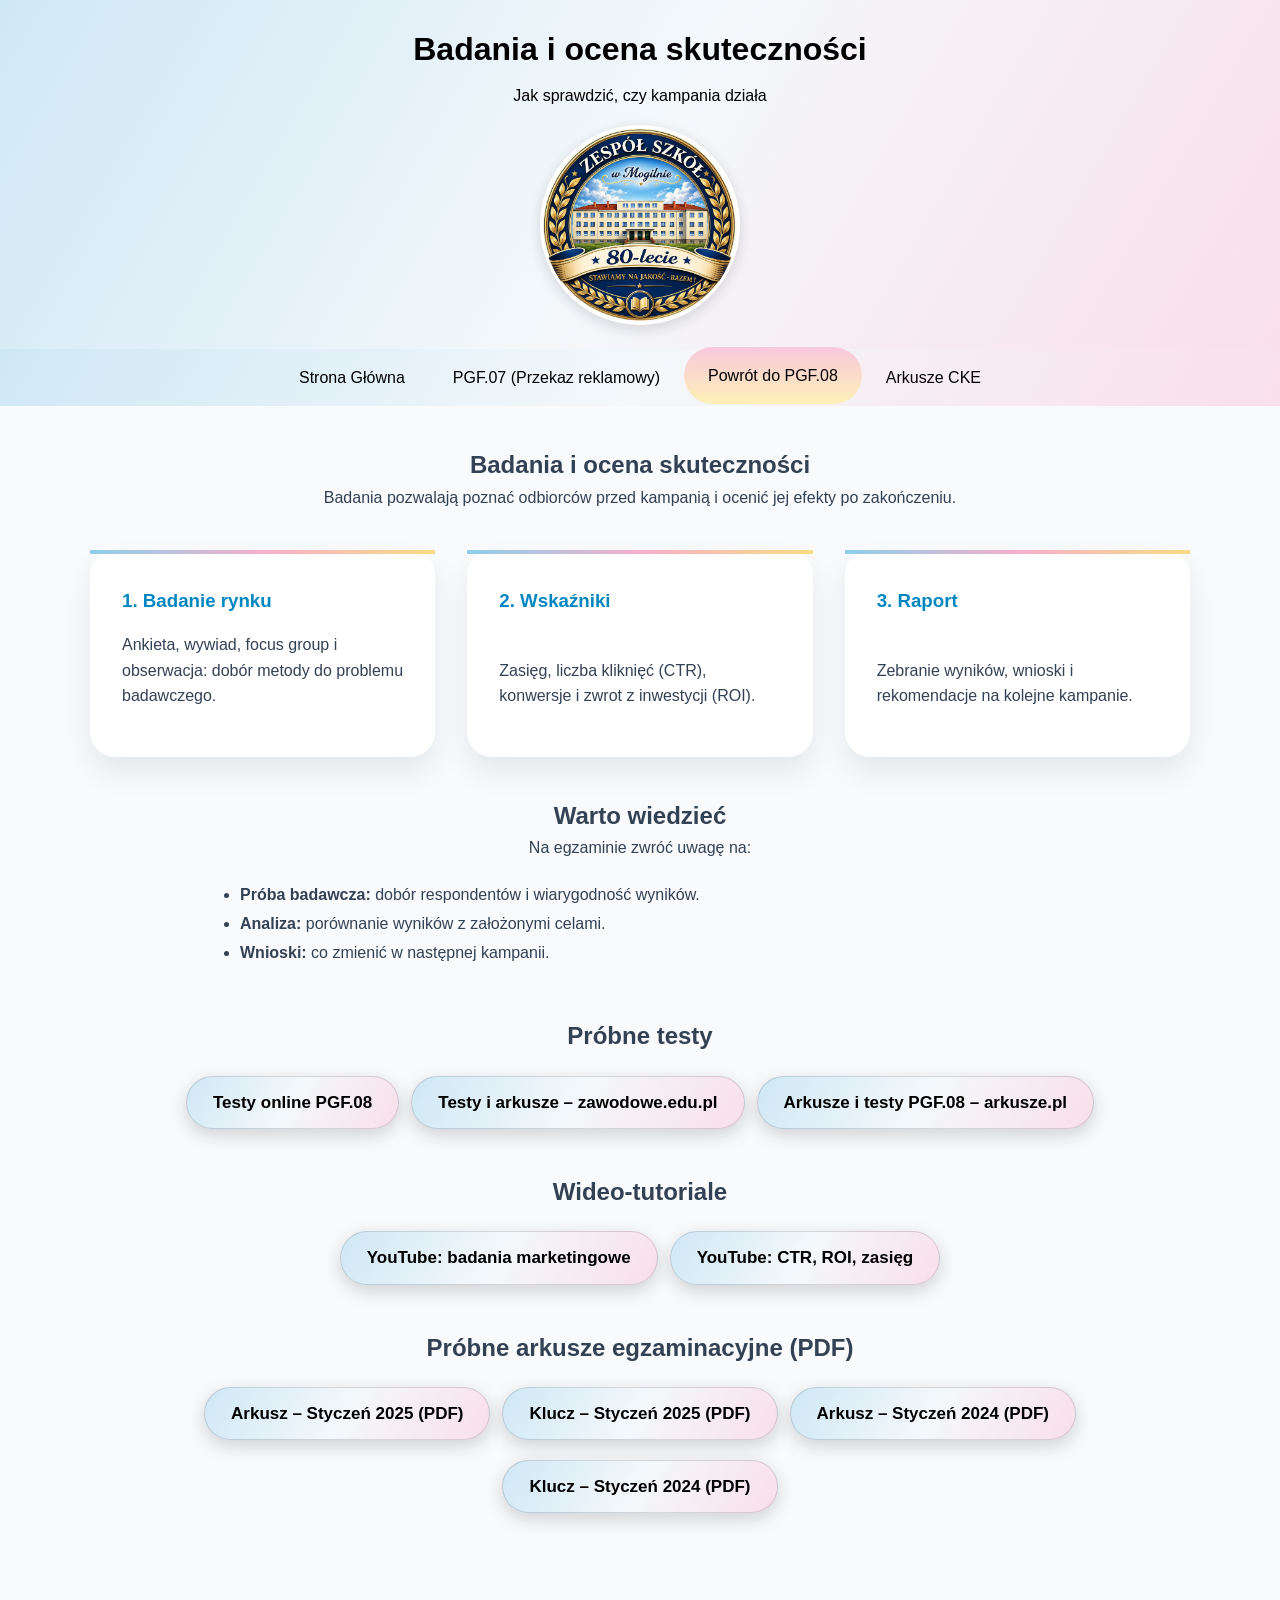
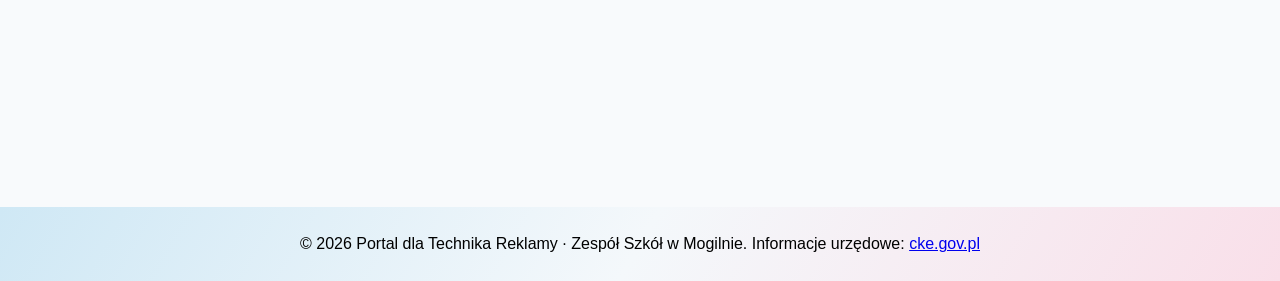
<file: pgf08-badania.html>
<!DOCTYPE html>
<html lang="pl"><head><meta charset="UTF-8"><meta name="viewport" content="width=device-width, initial-scale=1.0"><title>Badania i ocena skuteczności – Technik Reklamy | ZS Mogilno</title><link rel="stylesheet" href="css/style.css"></head>
<body><header><div class="container"><h1>Badania i ocena skuteczności</h1><p>Jak sprawdzić, czy kampania działa</p><div class="logo" role="img" aria-label="Logo ZS Mogilno">ZS<img src="img/logo.png" alt="" onerror="this.remove()"></div></div></header>
<nav><ul><li><a href="index.html">Strona Główna</a></li><li><a href="pgf07.html">PGF.07 (Przekaz reklamowy)</a></li><li><a href="pgf08.html" class="active">Powrót do PGF.08</a></li><li><a href="arkusze.html">Arkusze CKE</a></li></ul></nav>
<main class="container"><section class="hero"><h2>Badania i ocena skuteczności</h2><p>Badania pozwalają poznać odbiorców przed kampanią i ocenić jej efekty po zakończeniu.</p></section><section class="cards"><div class="card"><h3>1. Badanie rynku</h3><p>Ankieta, wywiad, focus group i obserwacja: dobór metody do problemu badawczego.</p></div><div class="card"><h3>2. Wskaźniki</h3><p>Zasięg, liczba kliknięć (CTR), konwersje i zwrot z inwestycji (ROI).</p></div><div class="card"><h3>3. Raport</h3><p>Zebranie wyników, wnioski i rekomendacje na kolejne kampanie.</p></div></section><section class="hero alt"><h2>Warto wiedzieć</h2><p>Na egzaminie zwróć uwagę na:</p><ul><li><strong>Próba badawcza:</strong> dobór respondentów i wiarygodność wyników.</li><li><strong>Analiza:</strong> porównanie wyników z założonymi celami.</li><li><strong>Wnioski:</strong> co zmienić w następnej kampanii.</li></ul></section><section class="extras">
<h2>Próbne testy</h2>
<div class="links"><a href="https://www.testy.egzaminzawodowy.info/kwalifikacja-pgf8" class="btn" target="_blank" rel="noopener">Testy online PGF.08</a><a href="https://zawodowe.edu.pl" class="btn" target="_blank" rel="noopener">Testy i arkusze – zawodowe.edu.pl</a><a href="https://arkusze.pl/egzamin-zawodowy-kwalifikacja-pgf-08/" class="btn" target="_blank" rel="noopener">Arkusze i testy PGF.08 – arkusze.pl</a></div>
<h2>Wideo-tutoriale</h2>
<div class="links"><a href="https://www.youtube.com/results?search_query=badania+marketingowe+ankieta+focus+group+poradnik" class="btn" target="_blank" rel="noopener">YouTube: badania marketingowe</a><a href="https://www.youtube.com/results?search_query=wska%C5%BAniki+kampanii+reklamowej+CTR+ROI+poradnik+po+polsku" class="btn" target="_blank" rel="noopener">YouTube: CTR, ROI, zasięg</a></div>
<h2>Próbne arkusze egzaminacyjne (PDF)</h2>
<div class="links"><a href="https://zawodowe.edu.pl/arkusz-praktyczny/pgf08-2025-styczen-01/arkusz.pdf" class="btn" target="_blank" rel="noopener">Arkusz – Styczeń 2025 (PDF)</a><a href="https://zawodowe.edu.pl/arkusz-praktyczny/pgf08-2025-styczen-01/klucz-odpowiedzi.pdf" class="btn" target="_blank" rel="noopener">Klucz – Styczeń 2025 (PDF)</a><a href="https://zawodowe.edu.pl/arkusz-praktyczny/pgf08-2024-styczen-01/arkusz.pdf" class="btn" target="_blank" rel="noopener">Arkusz – Styczeń 2024 (PDF)</a><a href="https://zawodowe.edu.pl/arkusz-praktyczny/pgf08-2024-styczen-01/klucz-odpowiedzi.pdf" class="btn" target="_blank" rel="noopener">Klucz – Styczeń 2024 (PDF)</a></div>
</section></main>
<footer><p>&copy; 2026 Portal dla Technika Reklamy · Zespół Szkół w Mogilnie. Informacje urzędowe: <a href="https://cke.gov.pl" rel="noopener">cke.gov.pl</a></p></footer>
<script src="js/main.js"></script></body></html>
</file>
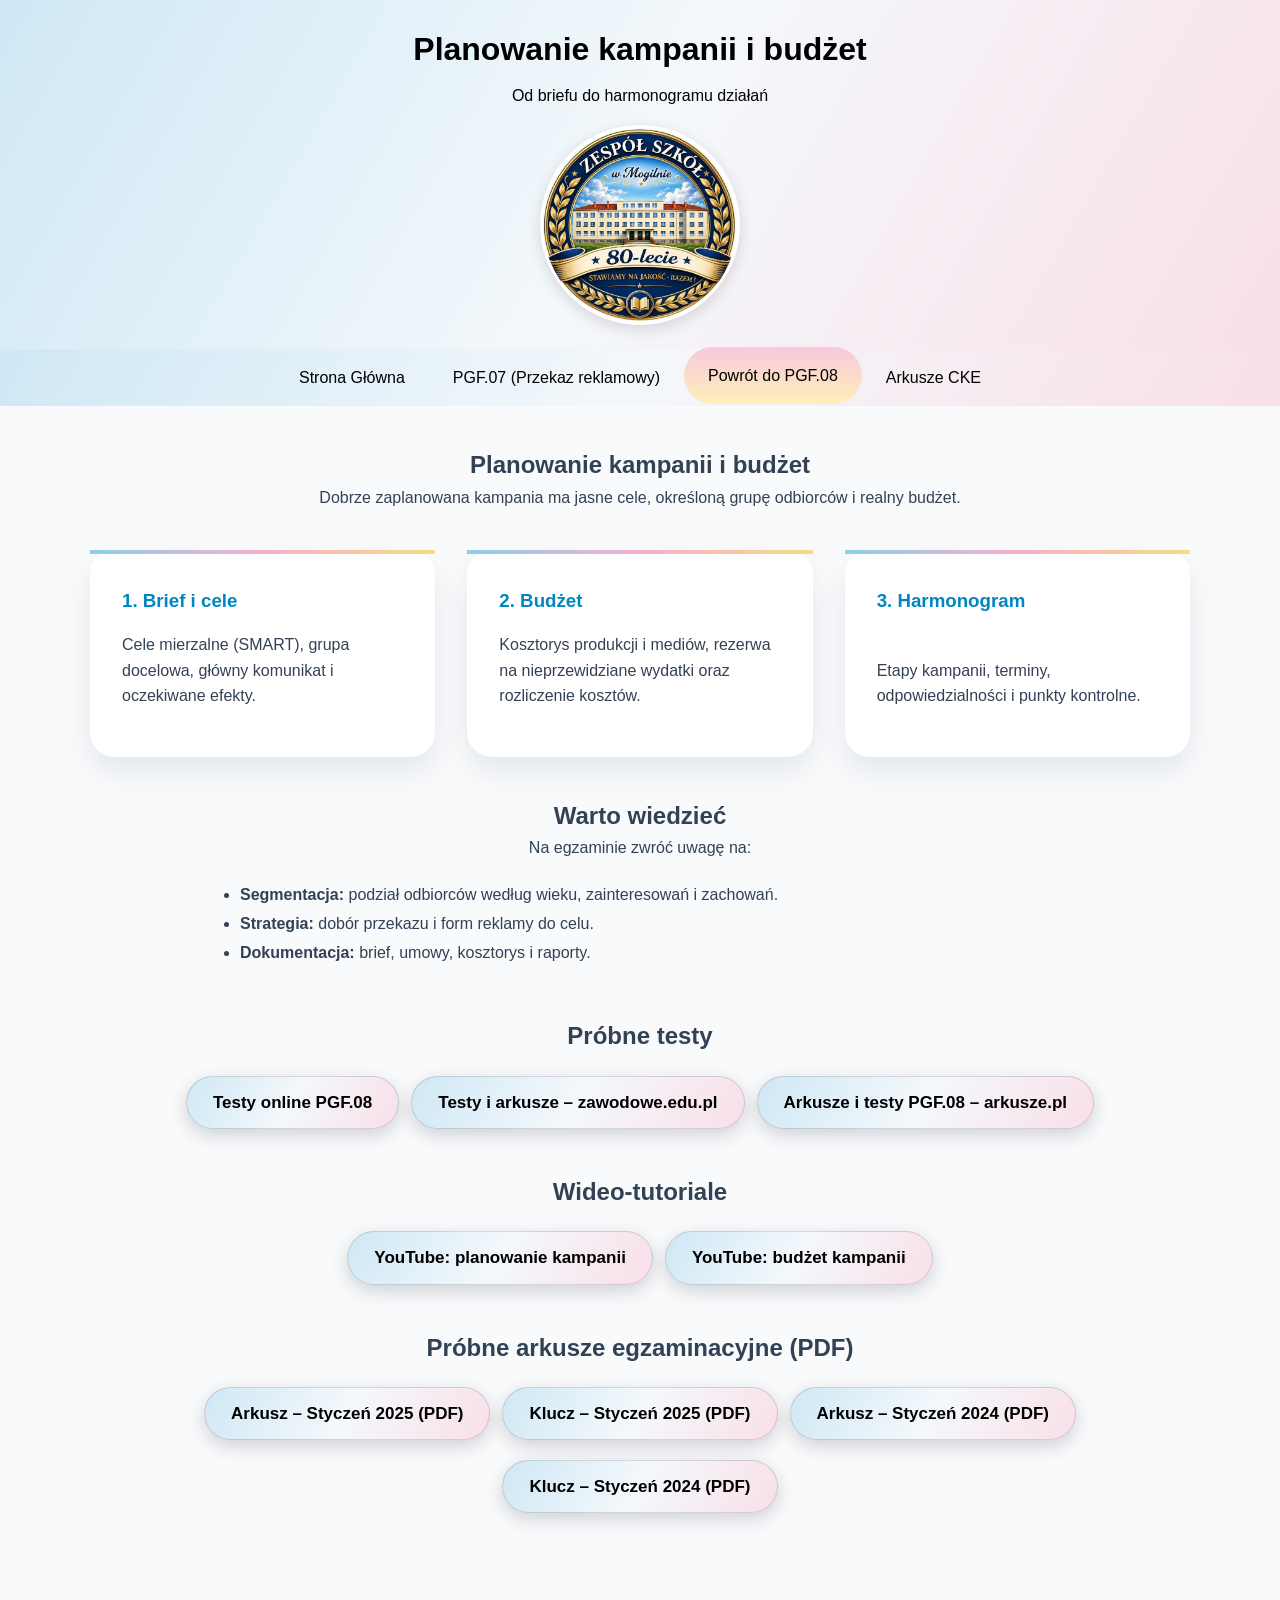
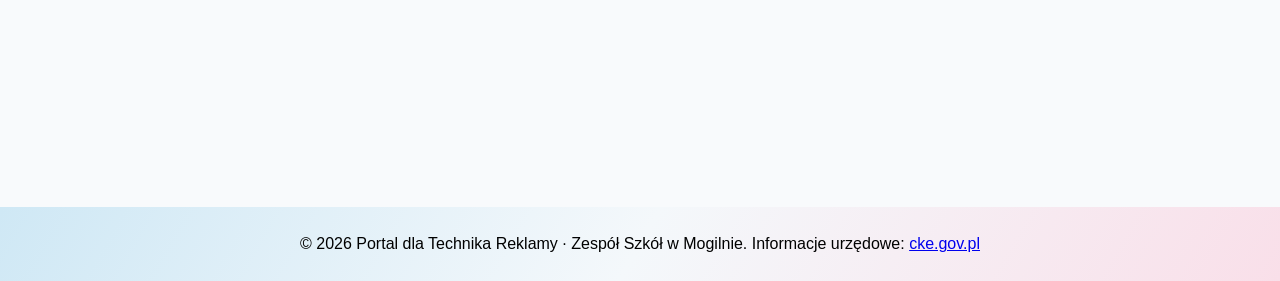
<file: pgf08-kampania.html>
<!DOCTYPE html>
<html lang="pl"><head><meta charset="UTF-8"><meta name="viewport" content="width=device-width, initial-scale=1.0"><title>Planowanie kampanii i budżet – Technik Reklamy | ZS Mogilno</title><link rel="stylesheet" href="css/style.css"></head>
<body><header><div class="container"><h1>Planowanie kampanii i budżet</h1><p>Od briefu do harmonogramu działań</p><div class="logo" role="img" aria-label="Logo ZS Mogilno">ZS<img src="img/logo.png" alt="" onerror="this.remove()"></div></div></header>
<nav><ul><li><a href="index.html">Strona Główna</a></li><li><a href="pgf07.html">PGF.07 (Przekaz reklamowy)</a></li><li><a href="pgf08.html" class="active">Powrót do PGF.08</a></li><li><a href="arkusze.html">Arkusze CKE</a></li></ul></nav>
<main class="container"><section class="hero"><h2>Planowanie kampanii i budżet</h2><p>Dobrze zaplanowana kampania ma jasne cele, określoną grupę odbiorców i realny budżet.</p></section><section class="cards"><div class="card"><h3>1. Brief i cele</h3><p>Cele mierzalne (SMART), grupa docelowa, główny komunikat i oczekiwane efekty.</p></div><div class="card"><h3>2. Budżet</h3><p>Kosztorys produkcji i mediów, rezerwa na nieprzewidziane wydatki oraz rozliczenie kosztów.</p></div><div class="card"><h3>3. Harmonogram</h3><p>Etapy kampanii, terminy, odpowiedzialności i punkty kontrolne.</p></div></section><section class="hero alt"><h2>Warto wiedzieć</h2><p>Na egzaminie zwróć uwagę na:</p><ul><li><strong>Segmentacja:</strong> podział odbiorców według wieku, zainteresowań i zachowań.</li><li><strong>Strategia:</strong> dobór przekazu i form reklamy do celu.</li><li><strong>Dokumentacja:</strong> brief, umowy, kosztorys i raporty.</li></ul></section><section class="extras">
<h2>Próbne testy</h2>
<div class="links"><a href="https://www.testy.egzaminzawodowy.info/kwalifikacja-pgf8" class="btn" target="_blank" rel="noopener">Testy online PGF.08</a><a href="https://zawodowe.edu.pl" class="btn" target="_blank" rel="noopener">Testy i arkusze – zawodowe.edu.pl</a><a href="https://arkusze.pl/egzamin-zawodowy-kwalifikacja-pgf-08/" class="btn" target="_blank" rel="noopener">Arkusze i testy PGF.08 – arkusze.pl</a></div>
<h2>Wideo-tutoriale</h2>
<div class="links"><a href="https://www.youtube.com/results?search_query=kampania+reklamowa+jak+zaplanowa%C4%87+brief+cele+SMART" class="btn" target="_blank" rel="noopener">YouTube: planowanie kampanii</a><a href="https://www.youtube.com/results?search_query=bud%C5%BCet+kampanii+reklamowej+kosztorys+poradnik" class="btn" target="_blank" rel="noopener">YouTube: budżet kampanii</a></div>
<h2>Próbne arkusze egzaminacyjne (PDF)</h2>
<div class="links"><a href="https://zawodowe.edu.pl/arkusz-praktyczny/pgf08-2025-styczen-01/arkusz.pdf" class="btn" target="_blank" rel="noopener">Arkusz – Styczeń 2025 (PDF)</a><a href="https://zawodowe.edu.pl/arkusz-praktyczny/pgf08-2025-styczen-01/klucz-odpowiedzi.pdf" class="btn" target="_blank" rel="noopener">Klucz – Styczeń 2025 (PDF)</a><a href="https://zawodowe.edu.pl/arkusz-praktyczny/pgf08-2024-styczen-01/arkusz.pdf" class="btn" target="_blank" rel="noopener">Arkusz – Styczeń 2024 (PDF)</a><a href="https://zawodowe.edu.pl/arkusz-praktyczny/pgf08-2024-styczen-01/klucz-odpowiedzi.pdf" class="btn" target="_blank" rel="noopener">Klucz – Styczeń 2024 (PDF)</a></div>
</section></main>
<footer><p>&copy; 2026 Portal dla Technika Reklamy · Zespół Szkół w Mogilnie. Informacje urzędowe: <a href="https://cke.gov.pl" rel="noopener">cke.gov.pl</a></p></footer>
<script src="js/main.js"></script></body></html>
</file>
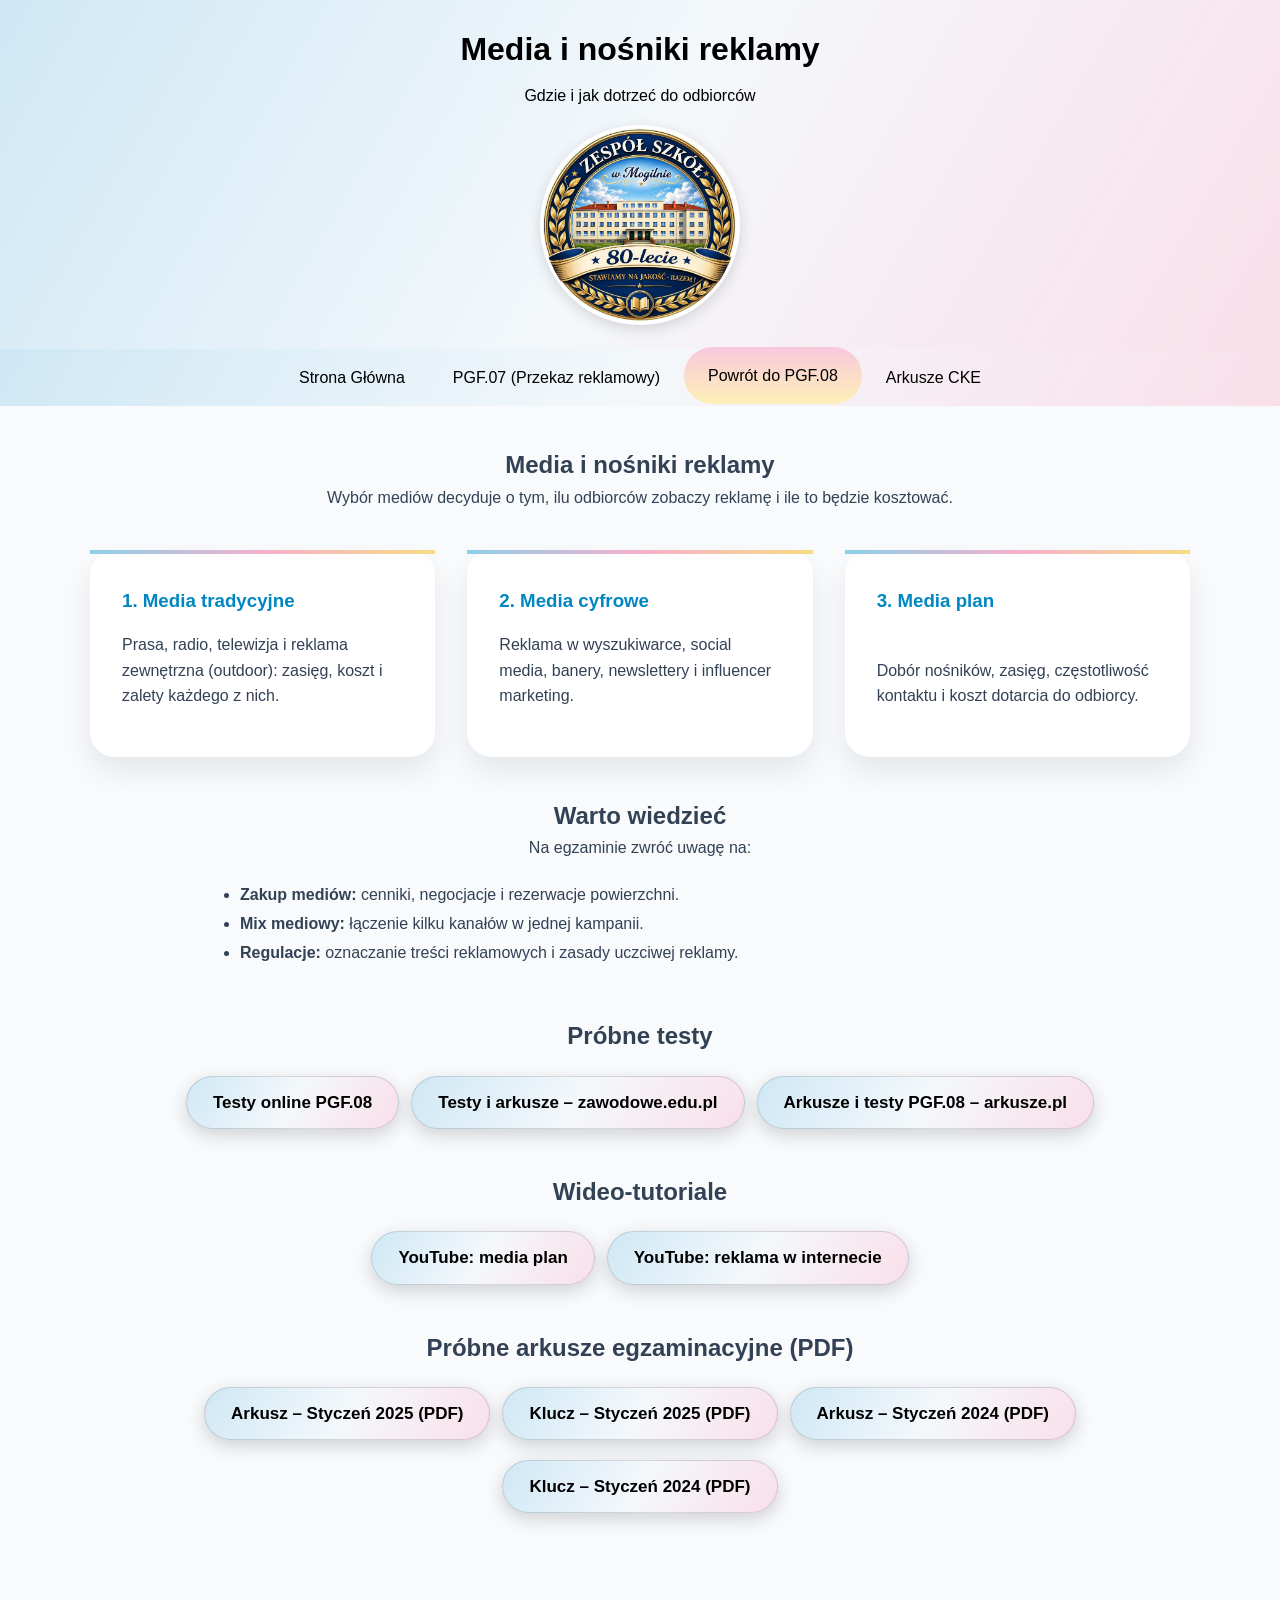
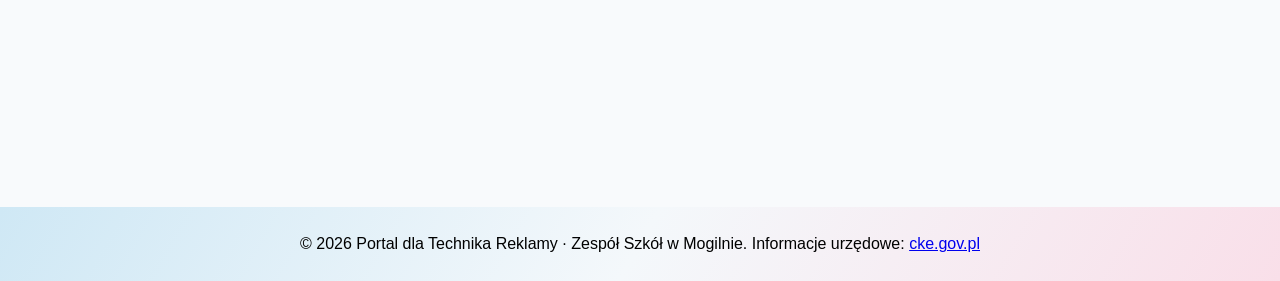
<file: pgf08-media.html>
<!DOCTYPE html>
<html lang="pl"><head><meta charset="UTF-8"><meta name="viewport" content="width=device-width, initial-scale=1.0"><title>Media i nośniki reklamy – Technik Reklamy | ZS Mogilno</title><link rel="stylesheet" href="css/style.css"></head>
<body><header><div class="container"><h1>Media i nośniki reklamy</h1><p>Gdzie i jak dotrzeć do odbiorców</p><div class="logo" role="img" aria-label="Logo ZS Mogilno">ZS<img src="img/logo.png" alt="" onerror="this.remove()"></div></div></header>
<nav><ul><li><a href="index.html">Strona Główna</a></li><li><a href="pgf07.html">PGF.07 (Przekaz reklamowy)</a></li><li><a href="pgf08.html" class="active">Powrót do PGF.08</a></li><li><a href="arkusze.html">Arkusze CKE</a></li></ul></nav>
<main class="container"><section class="hero"><h2>Media i nośniki reklamy</h2><p>Wybór mediów decyduje o tym, ilu odbiorców zobaczy reklamę i ile to będzie kosztować.</p></section><section class="cards"><div class="card"><h3>1. Media tradycyjne</h3><p>Prasa, radio, telewizja i reklama zewnętrzna (outdoor): zasięg, koszt i zalety każdego z nich.</p></div><div class="card"><h3>2. Media cyfrowe</h3><p>Reklama w wyszukiwarce, social media, banery, newslettery i influencer marketing.</p></div><div class="card"><h3>3. Media plan</h3><p>Dobór nośników, zasięg, częstotliwość kontaktu i koszt dotarcia do odbiorcy.</p></div></section><section class="hero alt"><h2>Warto wiedzieć</h2><p>Na egzaminie zwróć uwagę na:</p><ul><li><strong>Zakup mediów:</strong> cenniki, negocjacje i rezerwacje powierzchni.</li><li><strong>Mix mediowy:</strong> łączenie kilku kanałów w jednej kampanii.</li><li><strong>Regulacje:</strong> oznaczanie treści reklamowych i zasady uczciwej reklamy.</li></ul></section><section class="extras">
<h2>Próbne testy</h2>
<div class="links"><a href="https://www.testy.egzaminzawodowy.info/kwalifikacja-pgf8" class="btn" target="_blank" rel="noopener">Testy online PGF.08</a><a href="https://zawodowe.edu.pl" class="btn" target="_blank" rel="noopener">Testy i arkusze – zawodowe.edu.pl</a><a href="https://arkusze.pl/egzamin-zawodowy-kwalifikacja-pgf-08/" class="btn" target="_blank" rel="noopener">Arkusze i testy PGF.08 – arkusze.pl</a></div>
<h2>Wideo-tutoriale</h2>
<div class="links"><a href="https://www.youtube.com/results?search_query=media+plan+zakup+medi%C3%B3w+reklama+poradnik" class="btn" target="_blank" rel="noopener">YouTube: media plan</a><a href="https://www.youtube.com/results?search_query=reklama+internetowa+social+media+kampania+poradnik+po+polsku" class="btn" target="_blank" rel="noopener">YouTube: reklama w internecie</a></div>
<h2>Próbne arkusze egzaminacyjne (PDF)</h2>
<div class="links"><a href="https://zawodowe.edu.pl/arkusz-praktyczny/pgf08-2025-styczen-01/arkusz.pdf" class="btn" target="_blank" rel="noopener">Arkusz – Styczeń 2025 (PDF)</a><a href="https://zawodowe.edu.pl/arkusz-praktyczny/pgf08-2025-styczen-01/klucz-odpowiedzi.pdf" class="btn" target="_blank" rel="noopener">Klucz – Styczeń 2025 (PDF)</a><a href="https://zawodowe.edu.pl/arkusz-praktyczny/pgf08-2024-styczen-01/arkusz.pdf" class="btn" target="_blank" rel="noopener">Arkusz – Styczeń 2024 (PDF)</a><a href="https://zawodowe.edu.pl/arkusz-praktyczny/pgf08-2024-styczen-01/klucz-odpowiedzi.pdf" class="btn" target="_blank" rel="noopener">Klucz – Styczeń 2024 (PDF)</a></div>
</section></main>
<footer><p>&copy; 2026 Portal dla Technika Reklamy · Zespół Szkół w Mogilnie. Informacje urzędowe: <a href="https://cke.gov.pl" rel="noopener">cke.gov.pl</a></p></footer>
<script src="js/main.js"></script></body></html>
</file>
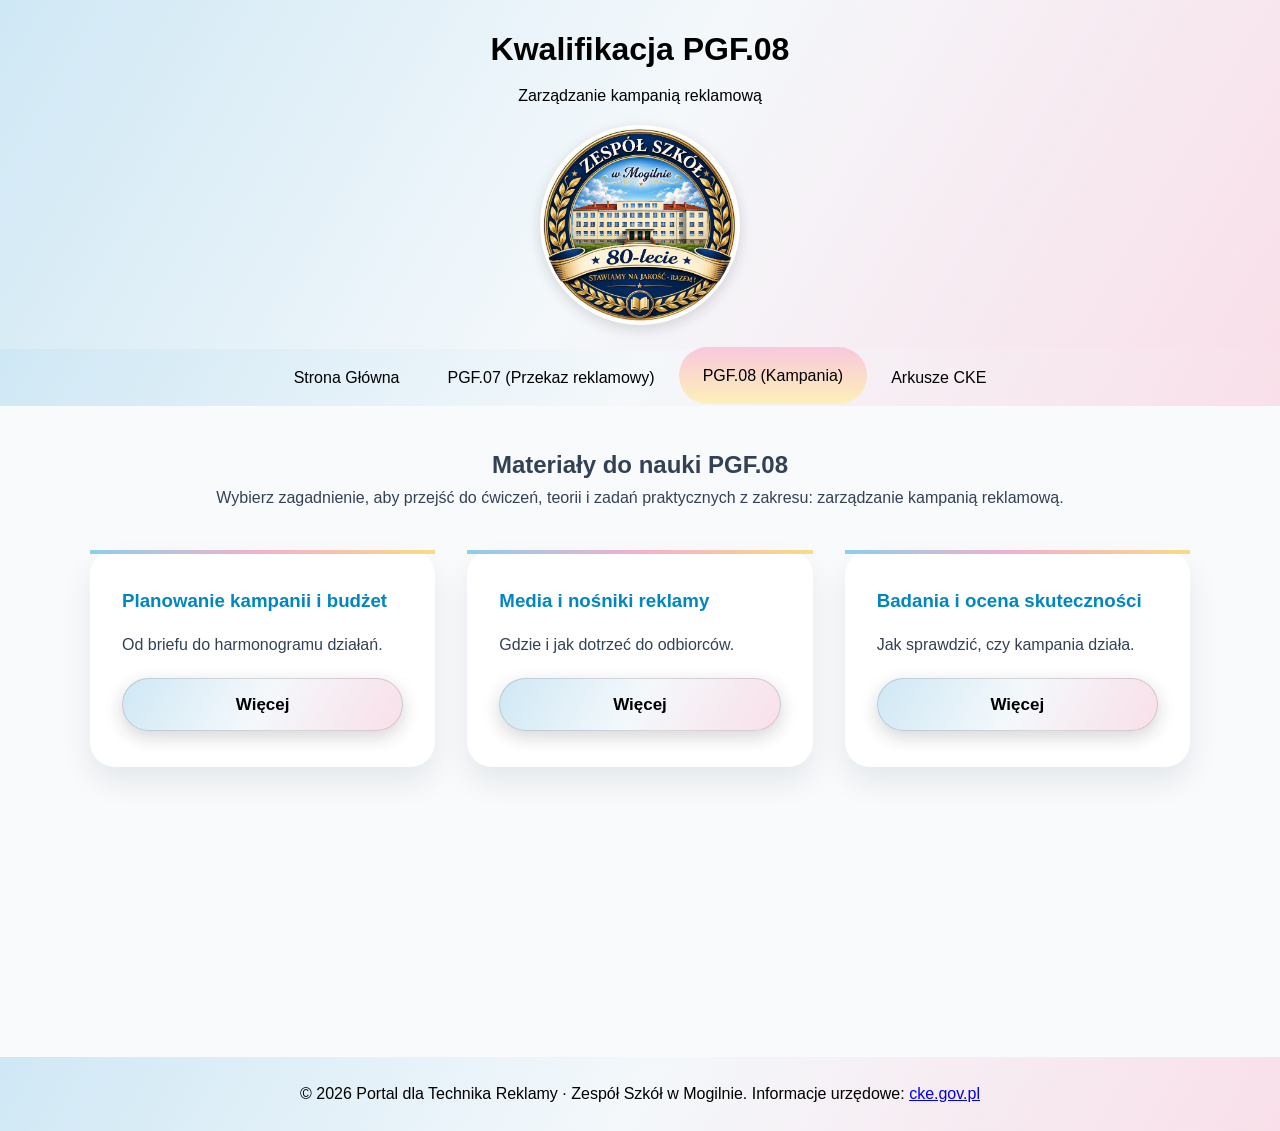
<file: pgf08.html>
<!DOCTYPE html>
<html lang="pl"><head><meta charset="UTF-8"><meta name="viewport" content="width=device-width, initial-scale=1.0"><title>PGF.08 – Technik Reklamy | ZS Mogilno</title><link rel="stylesheet" href="css/style.css"></head>
<body><header><div class="container"><h1>Kwalifikacja PGF.08</h1><p>Zarządzanie kampanią reklamową</p><div class="logo" role="img" aria-label="Logo ZS Mogilno">ZS<img src="img/logo.png" alt="" onerror="this.remove()"></div></div></header>
<nav><ul><li><a href="index.html">Strona Główna</a></li><li><a href="pgf07.html">PGF.07 (Przekaz reklamowy)</a></li><li><a href="pgf08.html" class="active">PGF.08 (Kampania)</a></li><li><a href="arkusze.html">Arkusze CKE</a></li></ul></nav>
<main class="container"><section class="hero"><h2>Materiały do nauki PGF.08</h2><p>Wybierz zagadnienie, aby przejść do ćwiczeń, teorii i zadań praktycznych z zakresu: zarządzanie kampanią reklamową.</p></section><section class="cards"><div class="card"><h3>Planowanie kampanii i budżet</h3><p>Od briefu do harmonogramu działań.</p><a href="pgf08-kampania.html" class="btn">Więcej</a></div><div class="card"><h3>Media i nośniki reklamy</h3><p>Gdzie i jak dotrzeć do odbiorców.</p><a href="pgf08-media.html" class="btn">Więcej</a></div><div class="card"><h3>Badania i ocena skuteczności</h3><p>Jak sprawdzić, czy kampania działa.</p><a href="pgf08-badania.html" class="btn">Więcej</a></div></section></main>
<footer><p>&copy; 2026 Portal dla Technika Reklamy · Zespół Szkół w Mogilnie. Informacje urzędowe: <a href="https://cke.gov.pl" rel="noopener">cke.gov.pl</a></p></footer>
<script src="js/main.js"></script></body></html>
</file>
<file: css/style.css>
* {
    margin: 0;
    padding: 0;
    box-sizing: border-box;
}

body {
    font-family: 'Segoe UI', Tahoma, Geneva, Verdana, sans-serif;
    color: #334155;
    background: #f8fafc;
    line-height: 1.6;
}

.container {
    width: 90%;
    max-width: 1100px;
    margin: 0 auto;
}

header {
    background: linear-gradient(120deg, #cfe8f5 0%, #f4f8fb 50%, #f9dfe9 100%);
    color: #000;
    padding: 1.5rem 0;
    text-align: center;
}

header h1 {
    margin-bottom: .5rem;
}

.logo {
    position: relative;
    display: grid;
    place-items: center;
    width: 200px;
    height: 200px;
    margin: 16px auto 0;
    border-radius: 50%;
    background: #fff;
    border: 3px solid #fff;
    box-shadow: 0 4px 14px rgba(28, 30, 35, .15);
    overflow: hidden;
    font-weight: 900;
    font-size: 2rem;
}

.logo img {
    position: absolute;
    inset: 0;
    width: 100%;
    height: 100%;
    object-fit: contain;
    background: #fff;
}

nav {
    background: linear-gradient(120deg, #cfe8f5 0%, #f4f8fb 50%, #f9dfe9 100%);
}

nav ul {
    list-style: none;
    display: flex;
    justify-content: center;
    flex-wrap: wrap;
}

nav ul li a {
    display: block;
    color: #000;
    padding: 1rem 1.5rem;
    text-decoration: none;
    transition: background .3s, transform .3s;
    border-radius: 100px;
}

nav ul li a:hover,
nav ul li a.active {
    background: linear-gradient(#f8c8dc, #fdf0b8);
    transform: translateY(-2px);
}

main {
    padding: 2.5rem 0;
}

.hero {
    text-align: center;
}

.cards {
    display: grid;
    grid-template-columns: repeat(auto-fit, minmax(280px, 1fr));
    gap: 2rem;
}

.card {
    background: #fff;
    padding: 2rem;
    border-radius: 25px;
    border-top: 4px solid transparent;
    border-image: linear-gradient(90deg, #8ccfe9, #f4b0cc, #f7dc84) 1;
    box-shadow: 0 15px 30px rgba(15, 23, 42, .08);
    display: flex;
    flex-direction: column;
    justify-content: space-between;
    margin-top: 40px;
    transition: transform .3s, box-shadow .3s;
}

.card:hover {
    transform: translateY(-6px);
    box-shadow: 0 20px 35px rgba(100, 150, 190, .18);
}

.card h3 {
    color: #0087c1;
    margin-bottom: 1rem;
}

.card p {
    margin-bottom: 1rem;
}

.card ul {
    margin: 0 0 1rem 1.2rem;
}

.btn {
    display: inline-block;
    margin: 4px 0;
    padding: 12px 26px;
    font-size: 17px;
    font-weight: bold;
    text-align: center;
    text-decoration: none;
    color: #000;
    background: linear-gradient(120deg, #cfe8f5 0%, #f4f8fb 50%, #f9dfe9 100%);
    border: 1px solid rgba(28, 30, 35, .15);
    border-radius: 100px;
    cursor: pointer;
    box-shadow: 0 6px 18px rgba(28, 30, 35, .18);
    transition: all .2s ease;
}

.btn:hover {
    background: linear-gradient(#f8c8dc, #fdf0b8);
    transform: translateY(-2px);
}

.btn:active {
    box-shadow: 0 2px 0 rgba(28, 30, 35, .2);
    transform: translateY(4px);
}

.hero ul {
    text-align: left;
    max-width: 800px;
    margin: 20px auto;
    line-height: 1.8;
}

.hero.alt {
    margin-top: 40px;
}

.extras {
    margin-top: 50px;
}

.extras h2 {
    text-align: center;
    margin: 40px 0 8px;
}

.links {
    display: flex;
    flex-wrap: wrap;
    gap: 12px;
    justify-content: center;
    margin-top: 16px;
}

.player {
    display: grid;
    gap: 16px;
    grid-template-columns: 2fr 1fr;
    margin-top: 20px;
}

.frame {
    aspect-ratio: 16/9;
    background: #1c1e23;
    border-radius: 25px;
    overflow: hidden;
}

.frame iframe {
    width: 100%;
    height: 100%;
    border: 0;
}

.pl {
    display: flex;
    flex-direction: column;
    gap: 8px;
}

.pl button {
    font: inherit;
    text-align: left;
    padding: 12px 16px;
    border: 2px solid #e2e8f0;
    border-radius: 20px;
    background: #fff;
    cursor: pointer;
}

.pl button:hover {
    background: #f1f5f9;
}

.pl button[aria-pressed=true] {
    border-color: #f4b0cc;
    font-weight: 600;
}

footer {
    text-align: center;
    padding: 1.5rem 0;
    background: linear-gradient(120deg, #cfe8f5 0%, #f4f8fb 50%, #f9dfe9 100%);
    color: #000;
    margin-top: 250px
}

a:focus-visible,
button:focus-visible {
    outline: 3px solid #0087c1;
    outline-offset: 2px;
}

@media (max-width:760px) {
    .player {
        grid-template-columns: 1fr;
    }
}

.card ul li {
    margin-bottom: 6px;
}
</file>
